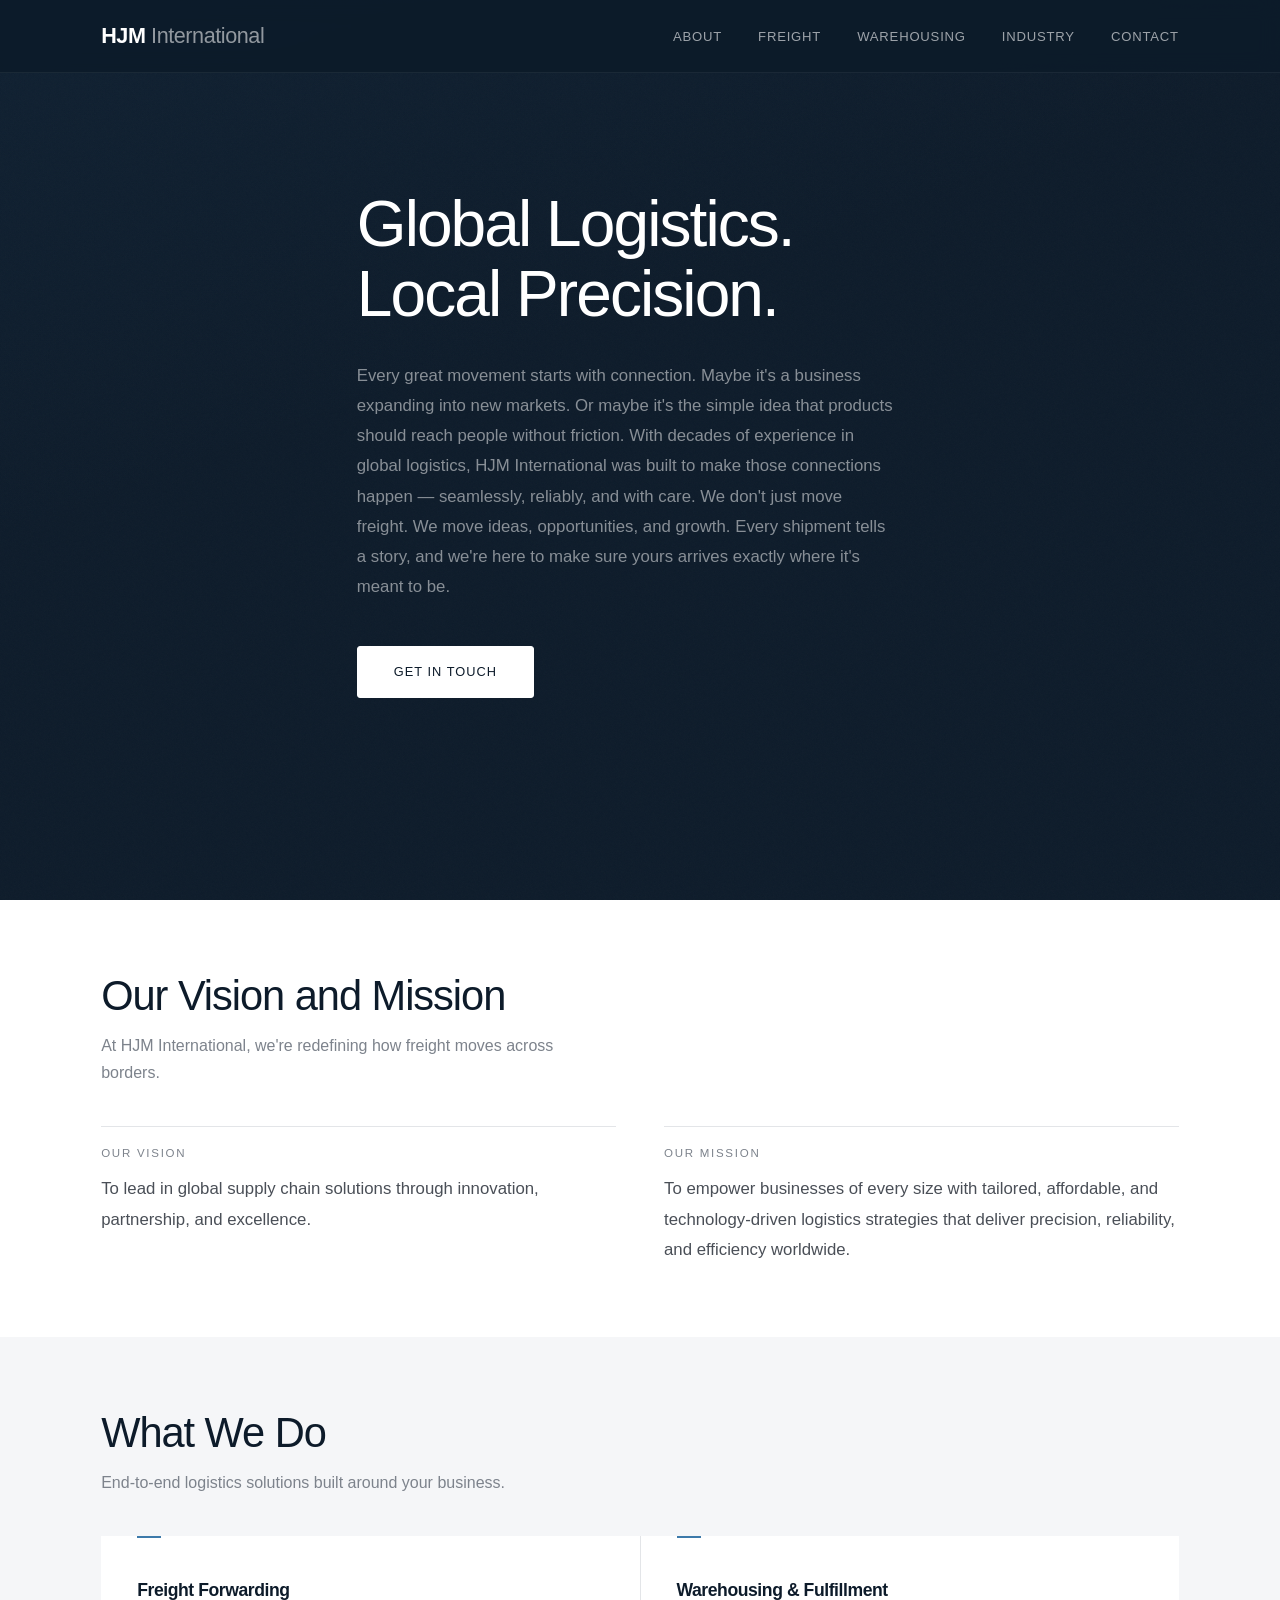
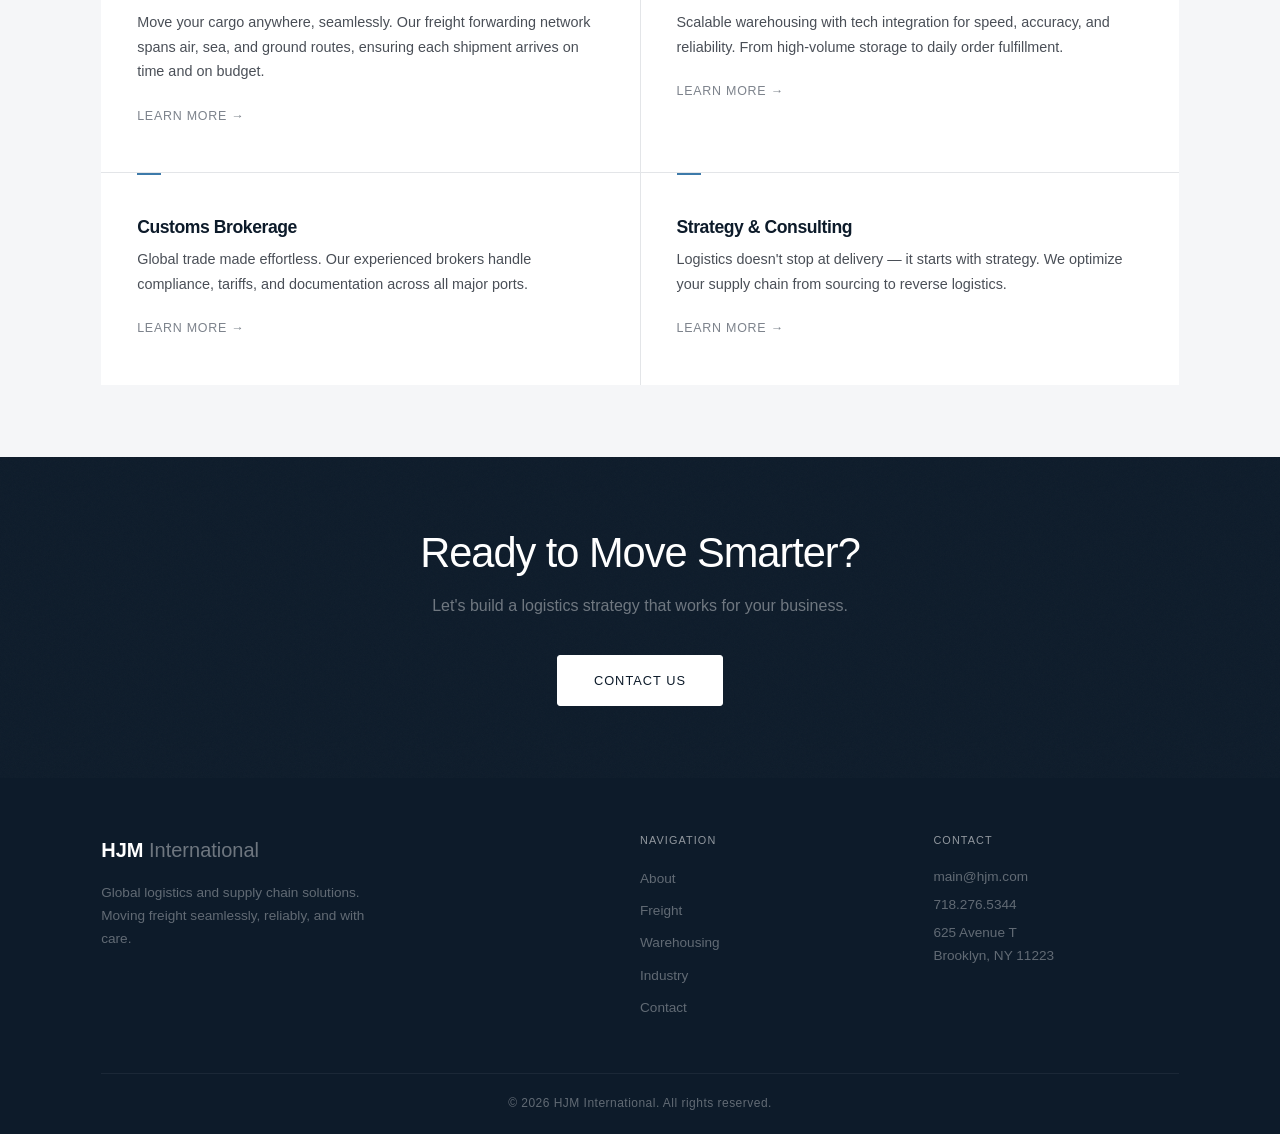
<file: index.html>
<!DOCTYPE html>
<html lang="en">
<head>
    <meta charset="UTF-8">
    <meta name="viewport" content="width=device-width, initial-scale=1.0">
     <title>HJM International | Global Logistics. Local Precision.</title>
    <meta name="description" content="HJM - End-to-end freight forwarding, warehousing, and supply chain solutions. Moving cargo seamlessly across borders.">
    <link rel="stylesheet" href="style.css">
</head>
<body>
    <header class="header header-dark">
        <nav class="nav container">
             <a href="index.html" class="nav-logo">HJM <span>International</span></a>
            <button class="nav-toggle" aria-label="Toggle navigation">
                <span></span>
                <span></span>
                <span></span>
            </button>
            <ul class="nav-menu">
                <li><a href="about.html" class="nav-link">About</a></li>
                <li><a href="freight.html" class="nav-link">Freight</a></li>
                <li><a href="warehousing.html" class="nav-link">Warehousing</a></li>
                <li><a href="industry.html" class="nav-link">Industry</a></li>
                <li><a href="contact.html" class="nav-link">Contact</a></li>
            </ul>
        </nav>
    </header>

    <main>
        <section class="hero">
            <div class="hero-bg"></div>
            <div class="hero-content">
                <h1>Global Logistics.<br>Local Precision.</h1>
                <p class="hero-quote">Every great movement starts with connection. Maybe it's a business expanding into new markets. Or maybe it's the simple idea that products should reach people without friction. With decades of experience in global logistics, HJM International was built to make those connections happen &mdash; seamlessly, reliably, and with care. We don't just move freight. We move ideas, opportunities, and growth. Every shipment tells a story, and we're here to make sure yours arrives exactly where it's meant to be.</p>
                <a href="contact.html" class="btn btn-primary">Get in Touch</a>
            </div>
        </section>

        <section class="vision-section section">
            <div class="container">
                <div class="fade-in">
                    <h2 class="section-title">Our Vision and Mission</h2>
                    <p class="section-subtitle">At HJM International, we're redefining how freight moves across borders.</p>
                </div>
                <div class="mission-grid fade-in">
                    <div class="mission-block">
                        <h3>Our Vision</h3>
                        <p>To lead in global supply chain solutions through innovation, partnership, and excellence.</p>
                    </div>
                    <div class="mission-block">
                        <h3>Our Mission</h3>
                        <p>To empower businesses of every size with tailored, affordable, and technology-driven logistics strategies that deliver precision, reliability, and efficiency worldwide.</p>
                    </div>
                </div>
            </div>
        </section>

        <section class="services-overview section section-light">
            <div class="container">
                <div class="services-header fade-in">
                    <h2 class="section-title">What We Do</h2>
                    <p class="section-subtitle">End-to-end logistics solutions built around your business.</p>
                </div>
                <div class="services-grid">
                    <div class="service-card fade-in">
                        <span class="service-icon">&#128666;</span>
                        <h3>Freight Forwarding</h3>
                        <p>Move your cargo anywhere, seamlessly. Our freight forwarding network spans air, sea, and ground routes, ensuring each shipment arrives on time and on budget.</p>
                        <a href="freight.html" class="card-link">Learn More &rarr;</a>
                    </div>
                    <div class="service-card fade-in">
                        <span class="service-icon">&#127970;</span>
                        <h3>Warehousing &amp; Fulfillment</h3>
                        <p>Scalable warehousing with tech integration for speed, accuracy, and reliability. From high-volume storage to daily order fulfillment.</p>
                        <a href="https://granthillinginfo.wixsite.com/my-site-2" target="_blank" class="card-link">Learn More &rarr;</a>
                    </div>
                    <div class="service-card fade-in">
                        <span class="service-icon">&#128220;</span>
                        <h3>Customs Brokerage</h3>
                        <p>Global trade made effortless. Our experienced brokers handle compliance, tariffs, and documentation across all major ports.</p>
                        <a href="freight.html#customs" class="card-link">Learn More &rarr;</a>
                    </div>
                    <div class="service-card fade-in">
                        <span class="service-icon">&#128202;</span>
                        <h3>Strategy &amp; Consulting</h3>
                        <p>Logistics doesn't stop at delivery &mdash; it starts with strategy. We optimize your supply chain from sourcing to reverse logistics.</p>
                        <a href="freight.html#strategy" class="card-link">Learn More &rarr;</a>
                    </div>
                </div>
            </div>
        </section>

        <section class="cta">
            <div class="cta-bg"></div>
            <div class="container">
                <h2 class="fade-in">Ready to Move Smarter?</h2>
                <p class="fade-in">Let's build a logistics strategy that works for your business.</p>
                <a href="contact.html" class="btn btn-primary fade-in">Contact Us</a>
            </div>
        </section>
    </main>

    <footer class="footer">
        <div class="container">
            <div class="footer-grid">
                <div class="footer-about">
                    <div class="footer-logo">HJM <span>International</span></div>
                    <p>Global logistics and supply chain solutions. Moving freight seamlessly, reliably, and with care.</p>
                </div>
                <div class="footer-links">
                    <h4>Navigation</h4>
                    <ul>
                        <li><a href="about.html">About</a></li>
                        <li><a href="freight.html">Freight</a></li>
                        <li><a href="https://granthillinginfo.wixsite.com/my-site-2" target="_blank">Warehousing</a></li>
                        <li><a href="industry.html">Industry</a></li>
                        <li><a href="contact.html">Contact</a></li>
                    </ul>
                </div>
                <div class="footer-contact">
                    <h4>Contact</h4>
                    <ul>
                        <li>main@hjm.com</li>
                        <li>718.276.5344</li>
                        <li>625 Avenue T<br>Brooklyn, NY 11223</li>
                    </ul>
                </div>
            </div>
            <div class="footer-bottom">
                <p>&copy; 2026 HJM International. All rights reserved.</p>
            </div>
        </div>
    </footer>

    <script src="main.js"></script>
<script type="module" src="https://static.cloudflareinsights.com/beacon.min.js/v4513226cdae34746b4dedf0b4dfa099e1781791509496" integrity="sha512-ZE9pZaUXND66v380QUtch/5sE9tPFh2zg45pR2PB0CVkCtOREv2AJKkSidISWkysEuQ0EH8faUU5du78bx87UQ==" data-cf-beacon='{"version":"2024.11.0","token":"d9fc9ac74d334c9cb1248f7eec975229","r":1}' crossorigin="anonymous"></script>
</body>
</html>
</file>
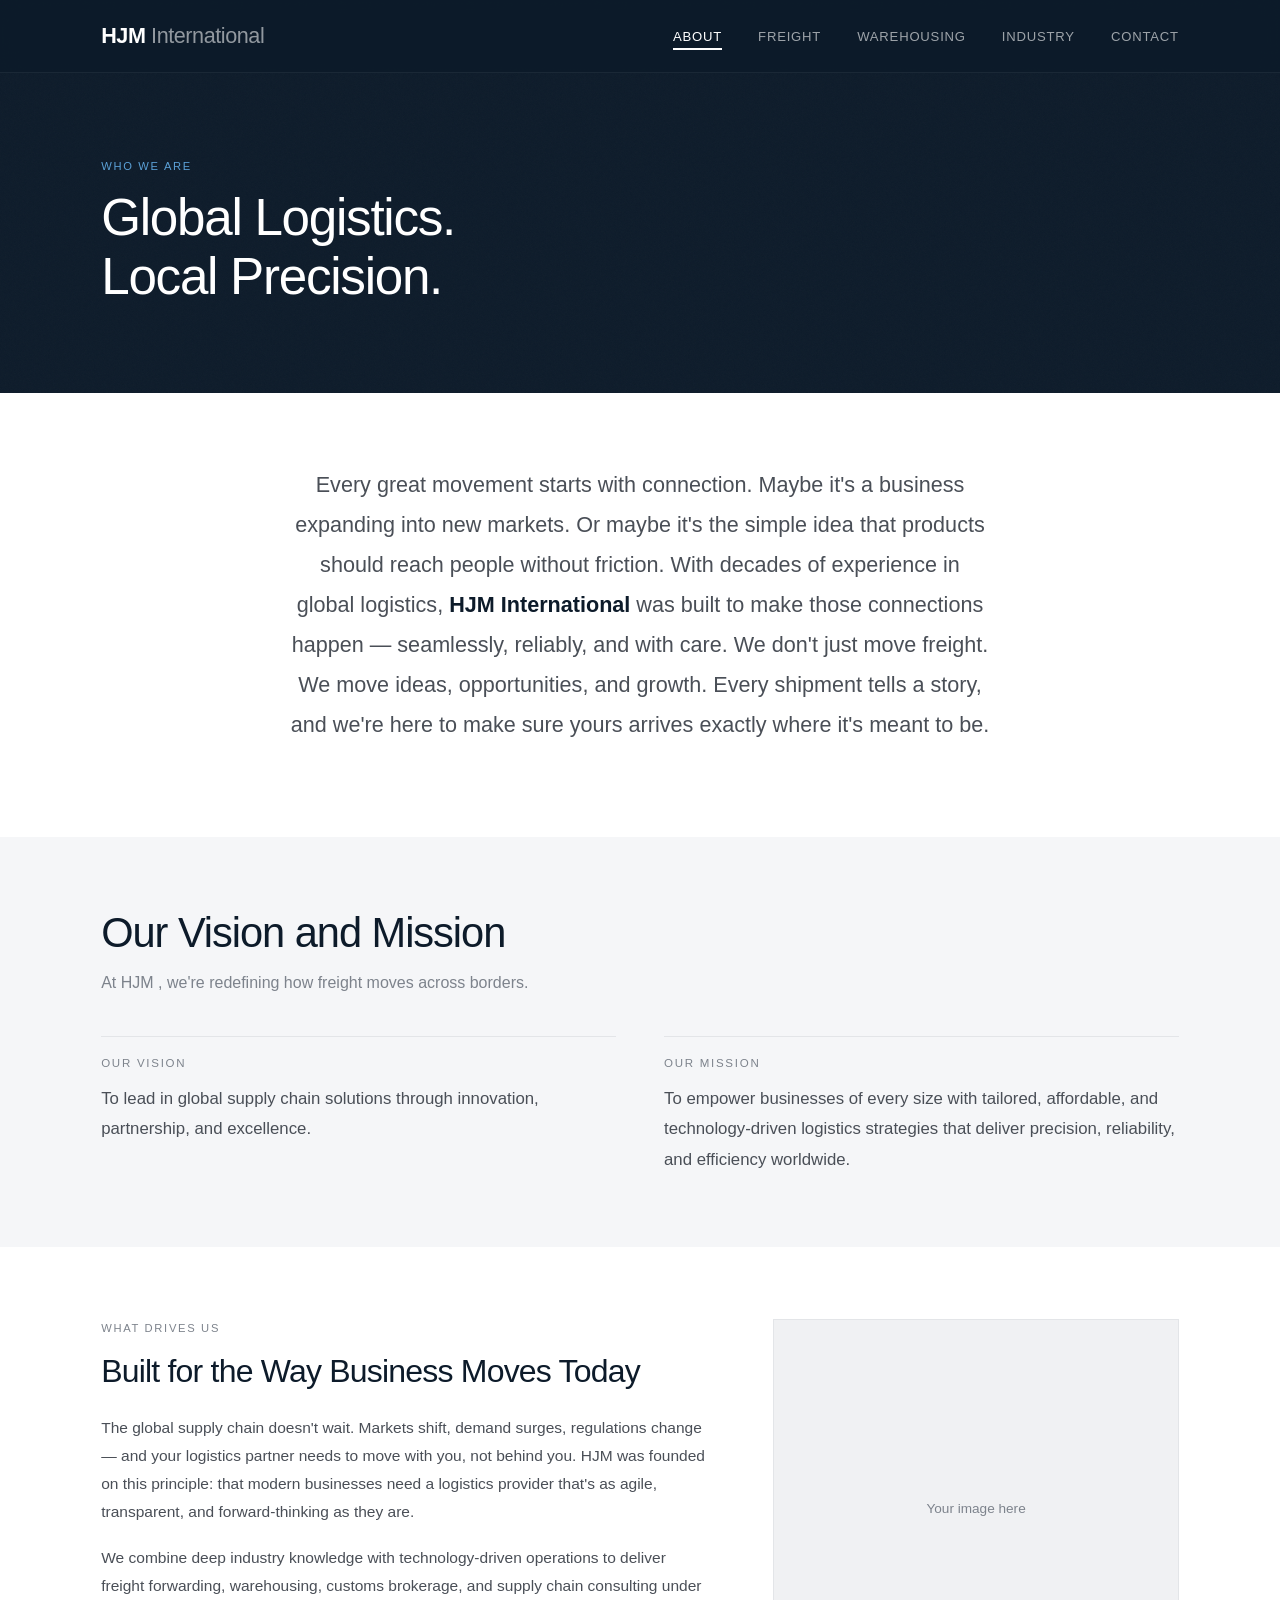
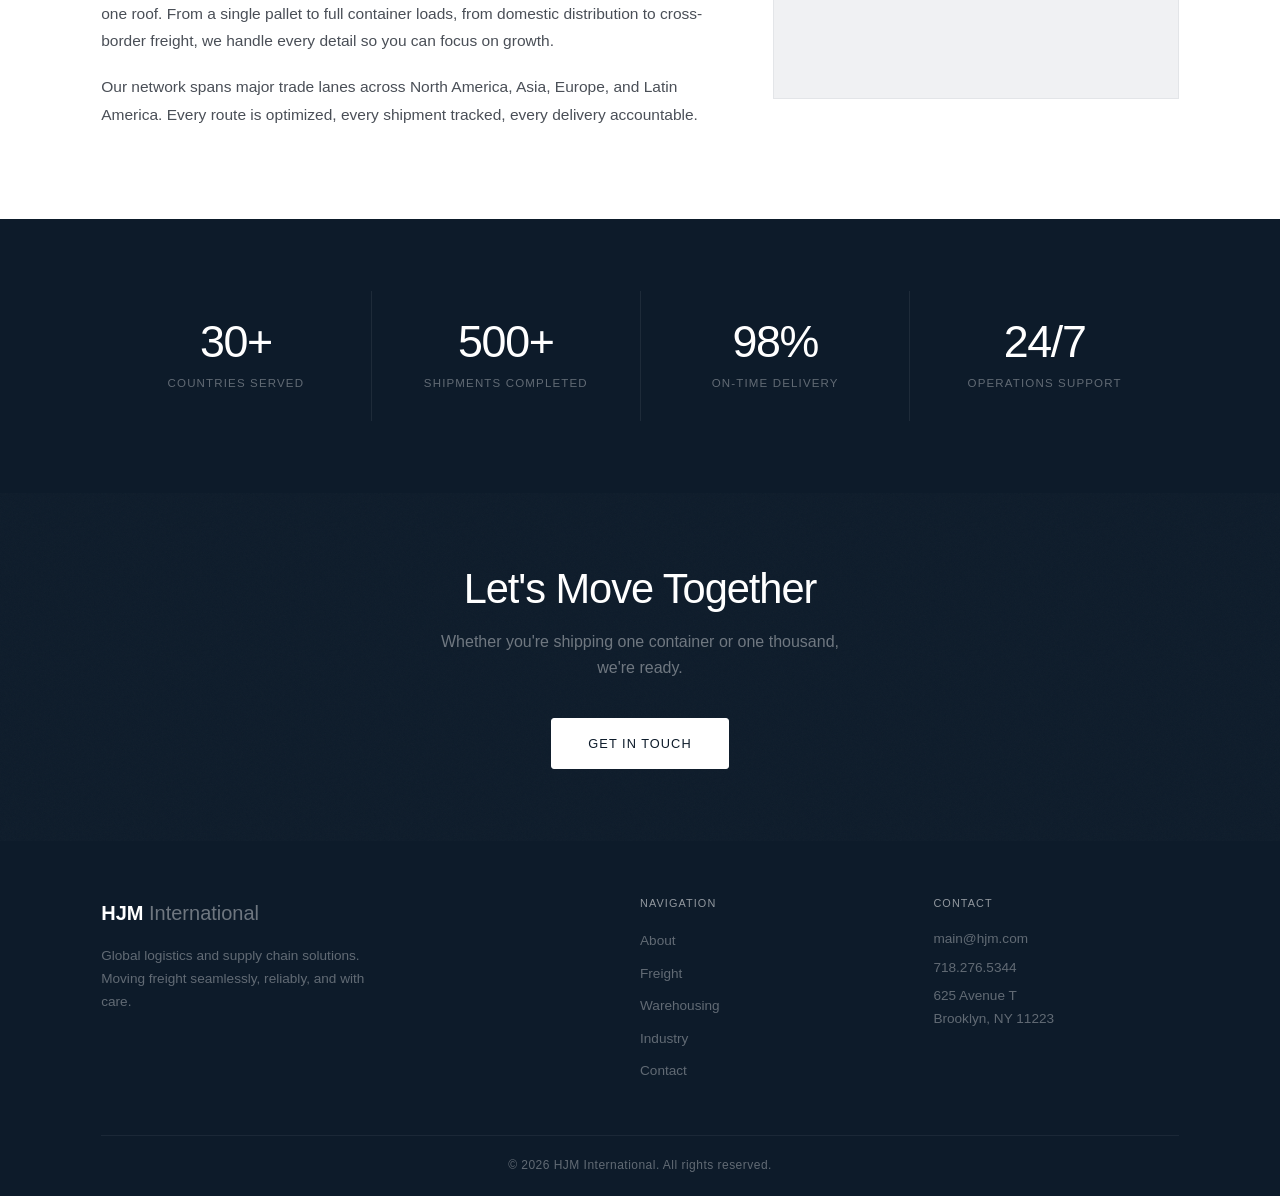
<file: about.html>
<!DOCTYPE html>
<html lang="en">
<head>
    <meta charset="UTF-8">
    <meta name="viewport" content="width=device-width, initial-scale=1.0">
    <title>About | HJM International</title>
    <meta name="description" content="Learn about HJM 's mission, vision, and commitment to global logistics excellence.">
    <link rel="stylesheet" href="style.css">
</head>
<body>
    <header class="header header-dark">
        <nav class="nav container">
            <a href="index.html" class="nav-logo">HJM <span>International</span></a>
            <button class="nav-toggle" aria-label="Toggle navigation">
                <span></span>
                <span></span>
                <span></span>
            </button>
            <ul class="nav-menu">
                <li><a href="about.html" class="nav-link active">About</a></li>
                <li><a href="freight.html" class="nav-link">Freight</a></li>
                <li><a href="warehousing.html" class="nav-link">Warehousing</a></li>
                <li><a href="industry.html" class="nav-link">Industry</a></li>
                <li><a href="contact.html" class="nav-link">Contact</a></li>
            </ul>
        </nav>
    </header>

    <main>
        <section class="page-hero">
            <div class="page-hero-bg"></div>
            <div class="container">
                <span class="page-hero-label">Who We Are</span>
                <h1>Global Logistics.<br>Local Precision.</h1>
            </div>
        </section>

        <section class="intro">
            <div class="container">
                <div class="intro-inner fade-in">
                    <p class="intro-quote">Every great movement starts with connection. Maybe it's a business expanding into new markets. Or maybe it's the simple idea that products should reach people without friction. With decades of experience in global logistics, <strong>HJM International</strong> was built to make those connections happen &mdash; seamlessly, reliably, and with care. We don't just move freight. We move ideas, opportunities, and growth. Every shipment tells a story, and we're here to make sure yours arrives exactly where it's meant to be.</p>
                </div>
            </div>
        </section>

        <section class="section section-light">
            <div class="container">
                <div class="fade-in">
                    <h2 class="section-title">Our Vision and Mission</h2>
                    <p class="section-subtitle">At HJM , we're redefining how freight moves across borders.</p>
                </div>
                <div class="mission-grid fade-in">
                    <div class="mission-block">
                        <h3>Our Vision</h3>
                        <p>To lead in global supply chain solutions through innovation, partnership, and excellence.</p>
                    </div>
                    <div class="mission-block">
                        <h3>Our Mission</h3>
                        <p>To empower businesses of every size with tailored, affordable, and technology-driven logistics strategies that deliver precision, reliability, and efficiency worldwide.</p>
                    </div>
                </div>
            </div>
        </section>

        <section class="section">
            <div class="container">
                <div class="about-content fade-in">
                    <div class="about-text">
                        <span class="about-label">What Drives Us</span>
                        <h2>Built for the Way Business Moves Today</h2>
                        <p>The global supply chain doesn't wait. Markets shift, demand surges, regulations change &mdash; and your logistics partner needs to move with you, not behind you. HJM  was founded on this principle: that modern businesses need a logistics provider that's as agile, transparent, and forward-thinking as they are.</p>
                        <p>We combine deep industry knowledge with technology-driven operations to deliver freight forwarding, warehousing, customs brokerage, and supply chain consulting under one roof. From a single pallet to full container loads, from domestic distribution to cross-border freight, we handle every detail so you can focus on growth.</p>
                        <p>Our network spans major trade lanes across North America, Asia, Europe, and Latin America. Every route is optimized, every shipment tracked, every delivery accountable.</p>
                    </div>
                    <div class="about-image">
                        <!-- Replace with company/operations image -->
                        Your image here
                    </div>
                </div>
            </div>
        </section>

        <section class="stats">
            <div class="container">
                <div class="stats-grid">
                    <div class="stat-card fade-in">
                        <div class="stat-number">30+</div>
                        <div class="stat-label">Countries Served</div>
                    </div>
                    <div class="stat-card fade-in">
                        <div class="stat-number">500+</div>
                        <div class="stat-label">Shipments Completed</div>
                    </div>
                    <div class="stat-card fade-in">
                        <div class="stat-number">98%</div>
                        <div class="stat-label">On-Time Delivery</div>
                    </div>
                    <div class="stat-card fade-in">
                        <div class="stat-number">24/7</div>
                        <div class="stat-label">Operations Support</div>
                    </div>
                </div>
            </div>
        </section>

        <section class="cta">
            <div class="cta-bg"></div>
            <div class="container">
                <h2 class="fade-in">Let's Move Together</h2>
                <p class="fade-in">Whether you're shipping one container or one thousand, we're ready.</p>
                <a href="contact.html" class="btn btn-primary fade-in">Get in Touch</a>
            </div>
        </section>
    </main>

    <footer class="footer">
        <div class="container">
            <div class="footer-grid">
                <div class="footer-about">
                    <div class="footer-logo">HJM <span>International</span></div> 
                    <p>Global logistics and supply chain solutions. Moving freight seamlessly, reliably, and with care.</p>
                </div>
                <div class="footer-links">
                    <h4>Navigation</h4>
                    <ul>
                        <li><a href="about.html">About</a></li>
                        <li><a href="freight.html">Freight</a></li>
                        <li><a href="https://granthillinginfo.wixsite.com/my-site-2" target="_blank">Warehousing</a></li>
                        <li><a href="industry.html">Industry</a></li>
                        <li><a href="contact.html">Contact</a></li>
                    </ul>
                </div>
                <div class="footer-contact">
                    <h4>Contact</h4>
                    <ul>
                        <li>main@hjm.com</li>
                        <li>718.276.5344</li>
                        <li>625 Avenue T<br>Brooklyn, NY 11223</li>
                    </ul>
                </div>
            </div>
            <div class="footer-bottom">
                <p>&copy; 2026 HJM International. All rights reserved.</p>
            </div>
        </div>
    </footer>

    <script src="main.js"></script>
<script type="module" src="https://static.cloudflareinsights.com/beacon.min.js/v4513226cdae34746b4dedf0b4dfa099e1781791509496" integrity="sha512-ZE9pZaUXND66v380QUtch/5sE9tPFh2zg45pR2PB0CVkCtOREv2AJKkSidISWkysEuQ0EH8faUU5du78bx87UQ==" data-cf-beacon='{"version":"2024.11.0","token":"d9fc9ac74d334c9cb1248f7eec975229","r":1}' crossorigin="anonymous"></script>
</body>
</html>
</file>
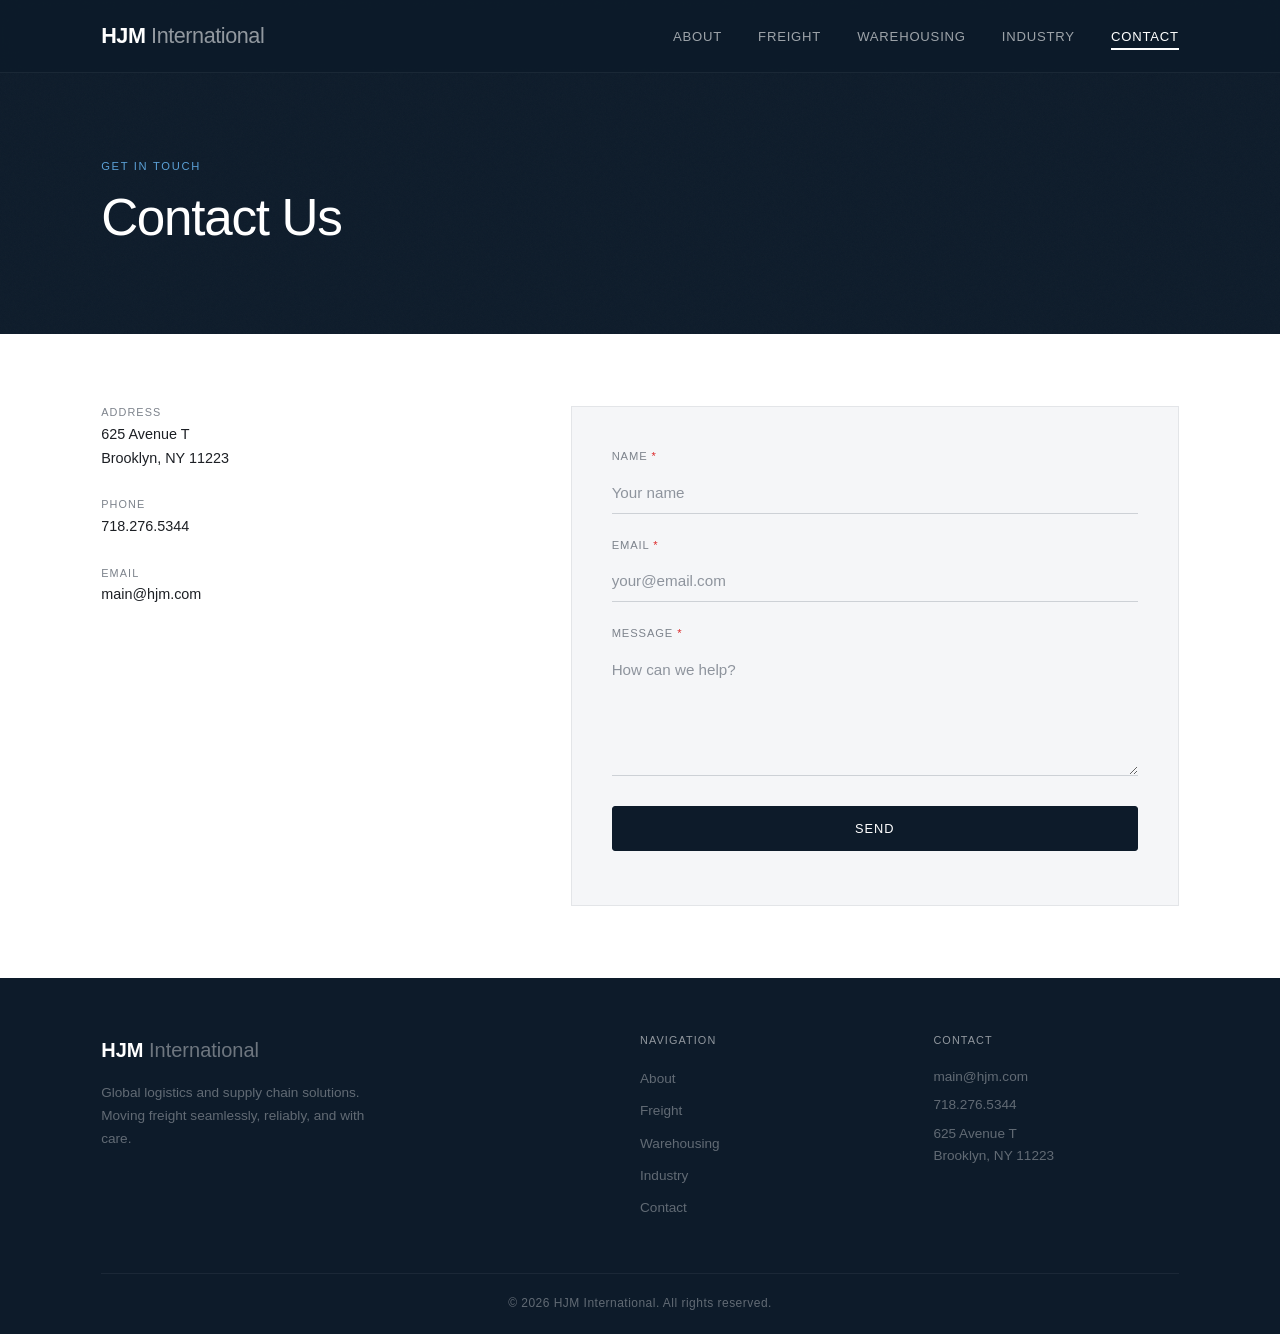
<file: contact.html>
<!DOCTYPE html>
<html lang="en">
<head>
    <meta charset="UTF-8">
    <meta name="viewport" content="width=device-width, initial-scale=1.0">
    <title>Contact | HJM International</title>
    <meta name="description" content="Contact HJM for freight, warehousing, and logistics inquiries.">
    <link rel="stylesheet" href="style.css">
</head>
<body>
    <header class="header header-dark">
        <nav class="nav container">
            <a href="index.html" class="nav-logo">HJM <span>International</span></a>
            <button class="nav-toggle" aria-label="Toggle navigation">
                <span></span>
                <span></span>
                <span></span>
            </button>
            <ul class="nav-menu">
                <li><a href="about.html" class="nav-link">About</a></li>
                <li><a href="freight.html" class="nav-link">Freight</a></li>
                <li><a href="warehousing.html" class="nav-link">Warehousing</a></li>
                <li><a href="industry.html" class="nav-link">Industry</a></li>
                <li><a href="contact.html" class="nav-link active">Contact</a></li>
            </ul>
        </nav>
    </header>

    <main>
        <section class="page-hero">
            <div class="page-hero-bg"></div>
            <div class="container">
                <span class="page-hero-label">Get in Touch</span>
                <h1>Contact Us</h1>
            </div>
        </section>

        <section class="section">
            <div class="container">
                <div class="contact-grid">
                    <div class="contact-info fade-in">
                        <div class="contact-item">
                            <div class="contact-icon">&#128205;</div>
                            <div>
                                <h3>Address</h3>
                                <p>625 Avenue T<br>Brooklyn, NY 11223</p>
                            </div>
                        </div>

                        <div class="contact-item">
                            <div class="contact-icon">&#128222;</div>
                            <div>
                                <h3>Phone</h3>
                                <p><a href="tel:+17182765344">718.276.5344</a></p>
                            </div>
                        </div>

                        <div class="contact-item">
                            <div class="contact-icon">&#128231;</div>
                            <div>
                                <h3>Email</h3>
                                <p><a href="mailto:main@hjm.com">main@hjm.com</a></p>
                            </div>
                        </div>
                    </div>

                    <div class="contact-form-wrapper fade-in">
                        <!--
                            FORMSPREE SETUP:
                            1. Sign up free at https://formspree.io
                            2. Create a new form
                            3. Replace YOUR_FORM_ID below with your form endpoint ID
                            Example: action="https://formspree.io/f/xabcdefg"
                        -->
                        <form id="contact-form" action="https://formspree.io/f/YOUR_FORM_ID" method="POST">
                            <div class="form-group">
                                <label for="name">Name <span class="required">*</span></label>
                                <input type="text" id="name" name="name" required placeholder="Your name">
                            </div>
                            <div class="form-group">
                                <label for="email">Email <span class="required">*</span></label>
                                <input type="email" id="email" name="email" required placeholder="your@email.com">
                            </div>
                            <div class="form-group">
                                <label for="message">Message <span class="required">*</span></label>
                                <textarea id="message" name="message" rows="6" required placeholder="How can we help?"></textarea>
                            </div>
                            <button type="submit" class="btn btn-dark btn-full">Send</button>
                            <div id="form-status" class="form-status"></div>
                        </form>
                    </div>
                </div>
            </div>
        </section>
    </main>

    <footer class="footer">
        <div class="container">
            <div class="footer-grid">
                <div class="footer-about">
                    <div class="footer-logo">HJM <span>International</span></div>
                    <p>Global logistics and supply chain solutions. Moving freight seamlessly, reliably, and with care.</p>
                </div>
                <div class="footer-links">
                    <h4>Navigation</h4>
                    <ul>
                        <li><a href="about.html">About</a></li>
                        <li><a href="freight.html">Freight</a></li>
                        <li><a href="https://granthillinginfo.wixsite.com/my-site-2" target="_blank">Warehousing</a></li>
                        <li><a href="industry.html">Industry</a></li>
                        <li><a href="contact.html">Contact</a></li>
                    </ul>
                </div>
                <div class="footer-contact">
                    <h4>Contact</h4>
                    <ul>
                        <li>main@hjm.com</li>
                        <li>718.276.5344</li>
                        <li>625 Avenue T<br>Brooklyn, NY 11223</li>
                    </ul>
                </div>
            </div>
            <div class="footer-bottom">
                <p>&copy; 2026 HJM International. All rights reserved.</p>
            </div>
        </div>
    </footer>

    <script src="main.js"></script>
<script type="module" src="https://static.cloudflareinsights.com/beacon.min.js/v4513226cdae34746b4dedf0b4dfa099e1781791509496" integrity="sha512-ZE9pZaUXND66v380QUtch/5sE9tPFh2zg45pR2PB0CVkCtOREv2AJKkSidISWkysEuQ0EH8faUU5du78bx87UQ==" data-cf-beacon='{"version":"2024.11.0","token":"d9fc9ac74d334c9cb1248f7eec975229","r":1}' crossorigin="anonymous"></script>
</body>
</html>
</file>
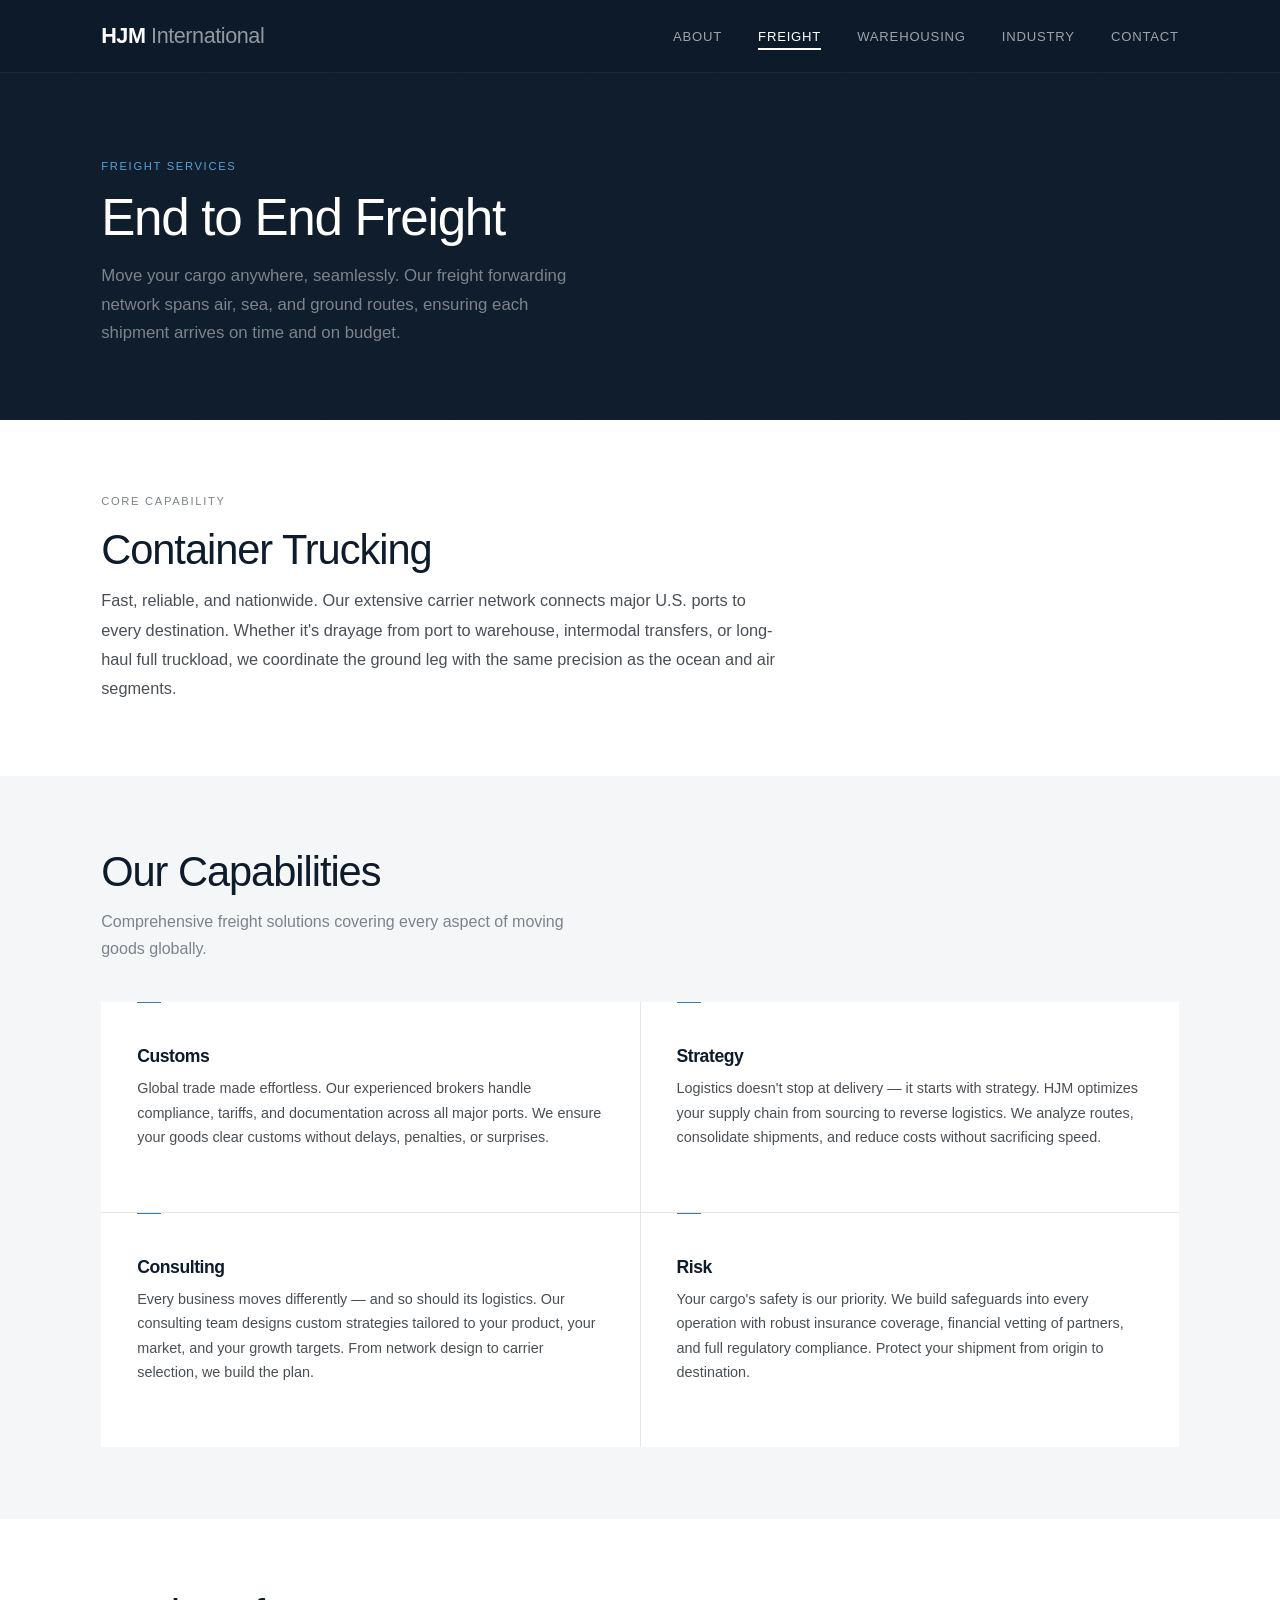
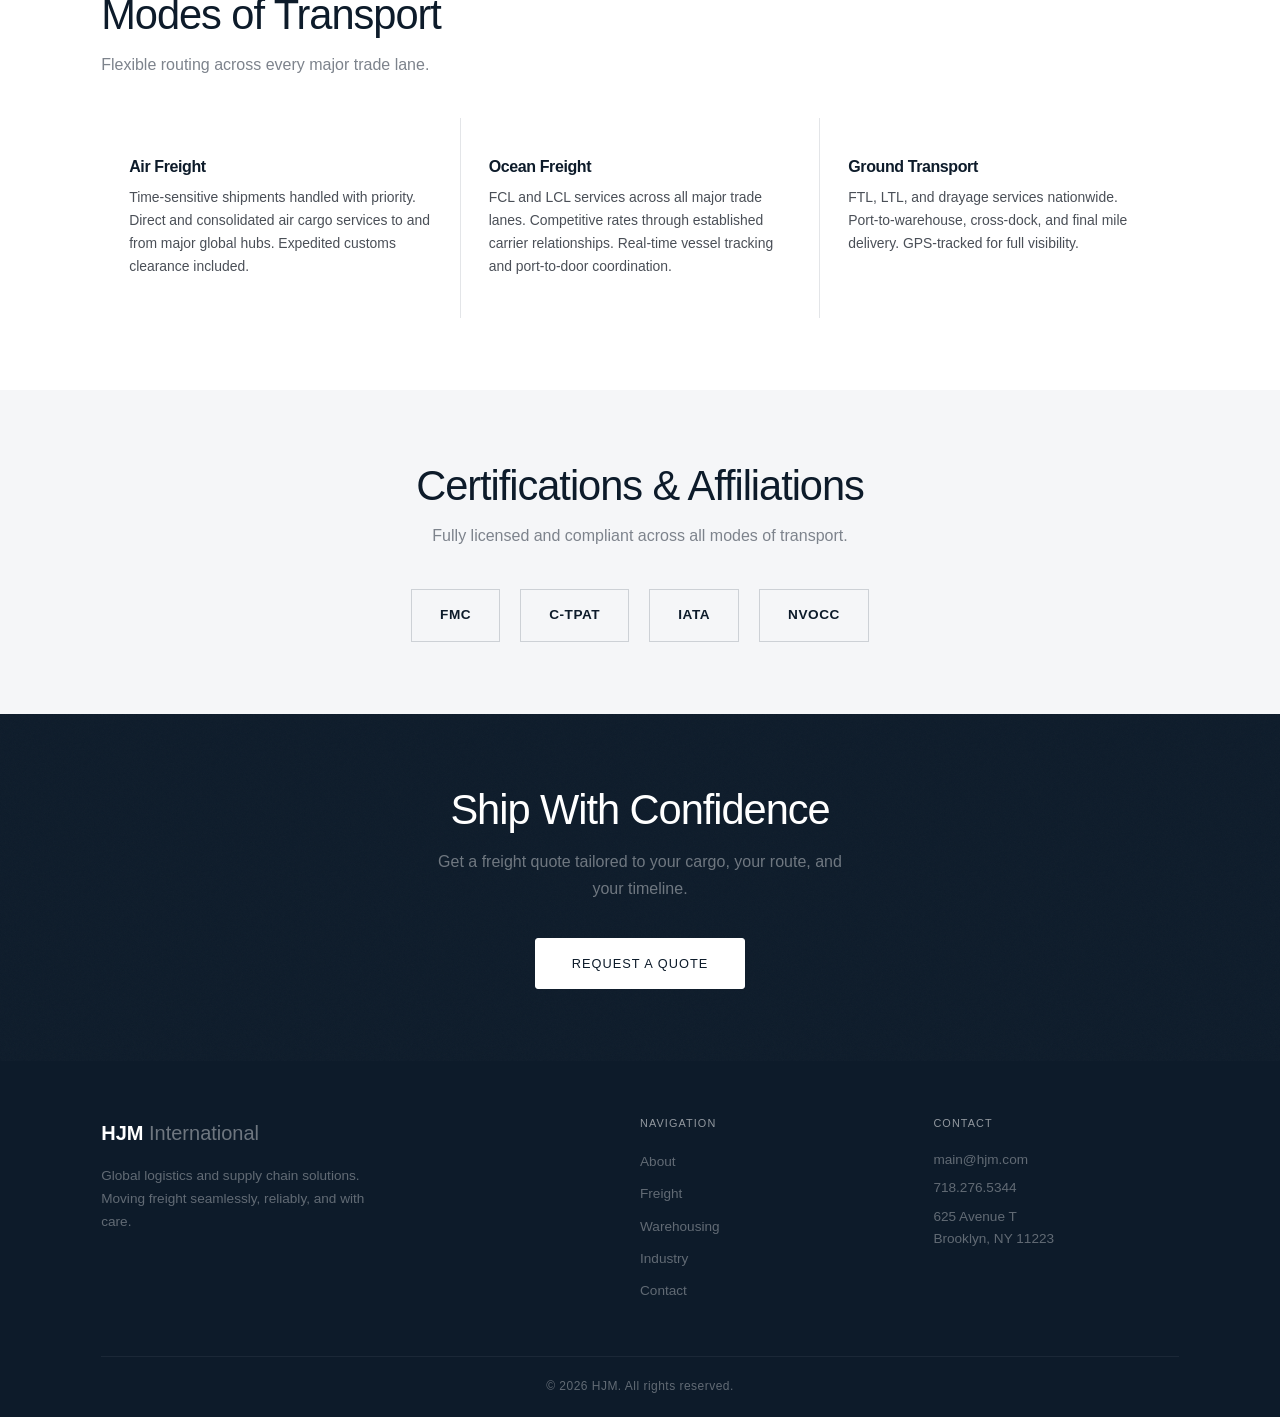
<file: freight.html>
<!DOCTYPE html>
<html lang="en">
<head>
    <meta charset="UTF-8">
    <meta name="viewport" content="width=device-width, initial-scale=1.0">
    <title>Freight | HJM International</title>
    <meta name="description" content="End-to-end freight forwarding - air, sea, and ground. Container trucking, customs brokerage, supply chain strategy, and risk management.">
    <link rel="stylesheet" href="style.css">
</head>
<body>
    <header class="header header-dark">
        <nav class="nav container">
            <a href="index.html" class="nav-logo">HJM <span>International</span></a>
            <button class="nav-toggle" aria-label="Toggle navigation">
                <span></span>
                <span></span>
                <span></span>
            </button>
            <ul class="nav-menu">
                <li><a href="about.html" class="nav-link">About</a></li>
                <li><a href="freight.html" class="nav-link active">Freight</a></li>
                <li><a href="warehousing.html" class="nav-link">Warehousing</a></li>
                <li><a href="industry.html" class="nav-link">Industry</a></li>
                <li><a href="contact.html" class="nav-link">Contact</a></li>
            </ul>
        </nav>
    </header>

    <main>
        <section class="page-hero">
            <div class="page-hero-bg"></div>
            <div class="container">
                <span class="page-hero-label">Freight Services</span>
                <h1>End to End Freight</h1>
                <p>Move your cargo anywhere, seamlessly. Our freight forwarding network spans air, sea, and ground routes, ensuring each shipment arrives on time and on budget.</p>
            </div>
        </section>

        <section class="section">
            <div class="container">
                <div class="freight-feature fade-in">
                    <span class="about-label">Core Capability</span>
                    <h2 class="section-title" style="text-align:left;">Container Trucking</h2>
                    <p class="freight-desc">Fast, reliable, and nationwide. Our extensive carrier network connects major U.S. ports to every destination. Whether it's drayage from port to warehouse, intermodal transfers, or long-haul full truckload, we coordinate the ground leg with the same precision as the ocean and air segments.</p>
                </div>
            </div>
        </section>

        <section class="section section-light">
            <div class="container">
                <div class="services-header fade-in">
                    <h2 class="section-title">Our Capabilities</h2>
                    <p class="section-subtitle">Comprehensive freight solutions covering every aspect of moving goods globally.</p>
                </div>
                <div class="services-grid">
                    <div class="service-card fade-in" id="customs">
                        <span class="service-icon">&#128220;</span>
                        <h3>Customs</h3>
                        <p>Global trade made effortless. Our experienced brokers handle compliance, tariffs, and documentation across all major ports. We ensure your goods clear customs without delays, penalties, or surprises.</p>
                    </div>
                    <div class="service-card fade-in" id="strategy">
                        <span class="service-icon">&#128202;</span>
                        <h3>Strategy</h3>
                        <p>Logistics doesn't stop at delivery &mdash; it starts with strategy. HJM optimizes your supply chain from sourcing to reverse logistics. We analyze routes, consolidate shipments, and reduce costs without sacrificing speed.</p>
                    </div>
                    <div class="service-card fade-in">
                        <span class="service-icon">&#128172;</span>
                        <h3>Consulting</h3>
                        <p>Every business moves differently &mdash; and so should its logistics. Our consulting team designs custom strategies tailored to your product, your market, and your growth targets. From network design to carrier selection, we build the plan.</p>
                    </div>
                    <div class="service-card fade-in">
                        <span class="service-icon">&#128737;</span>
                        <h3>Risk</h3>
                        <p>Your cargo's safety is our priority. We build safeguards into every operation with robust insurance coverage, financial vetting of partners, and full regulatory compliance. Protect your shipment from origin to destination.</p>
                    </div>
                </div>
            </div>
        </section>

        <section class="section">
            <div class="container">
                <div class="fade-in">
                    <h2 class="section-title">Modes of Transport</h2>
                    <p class="section-subtitle">Flexible routing across every major trade lane.</p>
                </div>
                <div class="transport-grid fade-in">
                    <div class="transport-card">
                        <div class="transport-icon">&#9992;</div>
                        <h3>Air Freight</h3>
                        <p>Time-sensitive shipments handled with priority. Direct and consolidated air cargo services to and from major global hubs. Expedited customs clearance included.</p>
                    </div>
                    <div class="transport-card">
                        <div class="transport-icon">&#128674;</div>
                        <h3>Ocean Freight</h3>
                        <p>FCL and LCL services across all major trade lanes. Competitive rates through established carrier relationships. Real-time vessel tracking and port-to-door coordination.</p>
                    </div>
                    <div class="transport-card">
                        <div class="transport-icon">&#128666;</div>
                        <h3>Ground Transport</h3>
                        <p>FTL, LTL, and drayage services nationwide. Port-to-warehouse, cross-dock, and final mile delivery. GPS-tracked for full visibility.</p>
                    </div>
                </div>
            </div>
        </section>

        <section class="affiliations section section-light">
            <div class="container">
                <div class="fade-in" style="text-align:center;">
                    <h2 class="section-title">Certifications &amp; Affiliations</h2>
                    <p class="section-subtitle" style="margin-left:auto;margin-right:auto;">Fully licensed and compliant across all modes of transport.</p>
                    <div class="cert-grid">
                        <div class="cert-item">FMC</div>
                        <div class="cert-item">C-TPAT</div>
                        <div class="cert-item">IATA</div>
                        <div class="cert-item">NVOCC</div>
                    </div>
                </div>
            </div>
        </section>

        <section class="cta">
            <div class="cta-bg"></div>
            <div class="container">
                <h2 class="fade-in">Ship With Confidence</h2>
                <p class="fade-in">Get a freight quote tailored to your cargo, your route, and your timeline.</p>
                <a href="contact.html" class="btn btn-primary fade-in">Request a Quote</a>
            </div>
        </section>
    </main>

    <footer class="footer">
        <div class="container">
            <div class="footer-grid">
                <div class="footer-about">
                    <div class="footer-logo">HJM <span>International</span></div>
                    <p>Global logistics and supply chain solutions. Moving freight seamlessly, reliably, and with care.</p>
                </div>
                <div class="footer-links">
                    <h4>Navigation</h4>
                    <ul>
                        <li><a href="about.html">About</a></li>
                        <li><a href="freight.html">Freight</a></li>
                        <li><a href="https://granthillinginfo.wixsite.com/my-site-2" target="_blank">Warehousing</a></li>
                        <li><a href="industry.html">Industry</a></li>
                        <li><a href="contact.html">Contact</a></li>
                    </ul>
                </div>
                <div class="footer-contact">
                    <h4>Contact</h4>
                    <ul>
                        <li>main@hjm.com</li>
                        <li>718.276.5344</li>
                        <li>625 Avenue T<br>Brooklyn, NY 11223</li>
                    </ul>
                </div>
            </div>
            <div class="footer-bottom">
                <p>&copy; 2026 HJM. All rights reserved.</p>
            </div>
        </div>
    </footer>

    <script src="main.js"></script>
<script type="module" src="https://static.cloudflareinsights.com/beacon.min.js/v4513226cdae34746b4dedf0b4dfa099e1781791509496" integrity="sha512-ZE9pZaUXND66v380QUtch/5sE9tPFh2zg45pR2PB0CVkCtOREv2AJKkSidISWkysEuQ0EH8faUU5du78bx87UQ==" data-cf-beacon='{"version":"2024.11.0","token":"d9fc9ac74d334c9cb1248f7eec975229","r":1}' crossorigin="anonymous"></script>
</body>
</html>
</file>
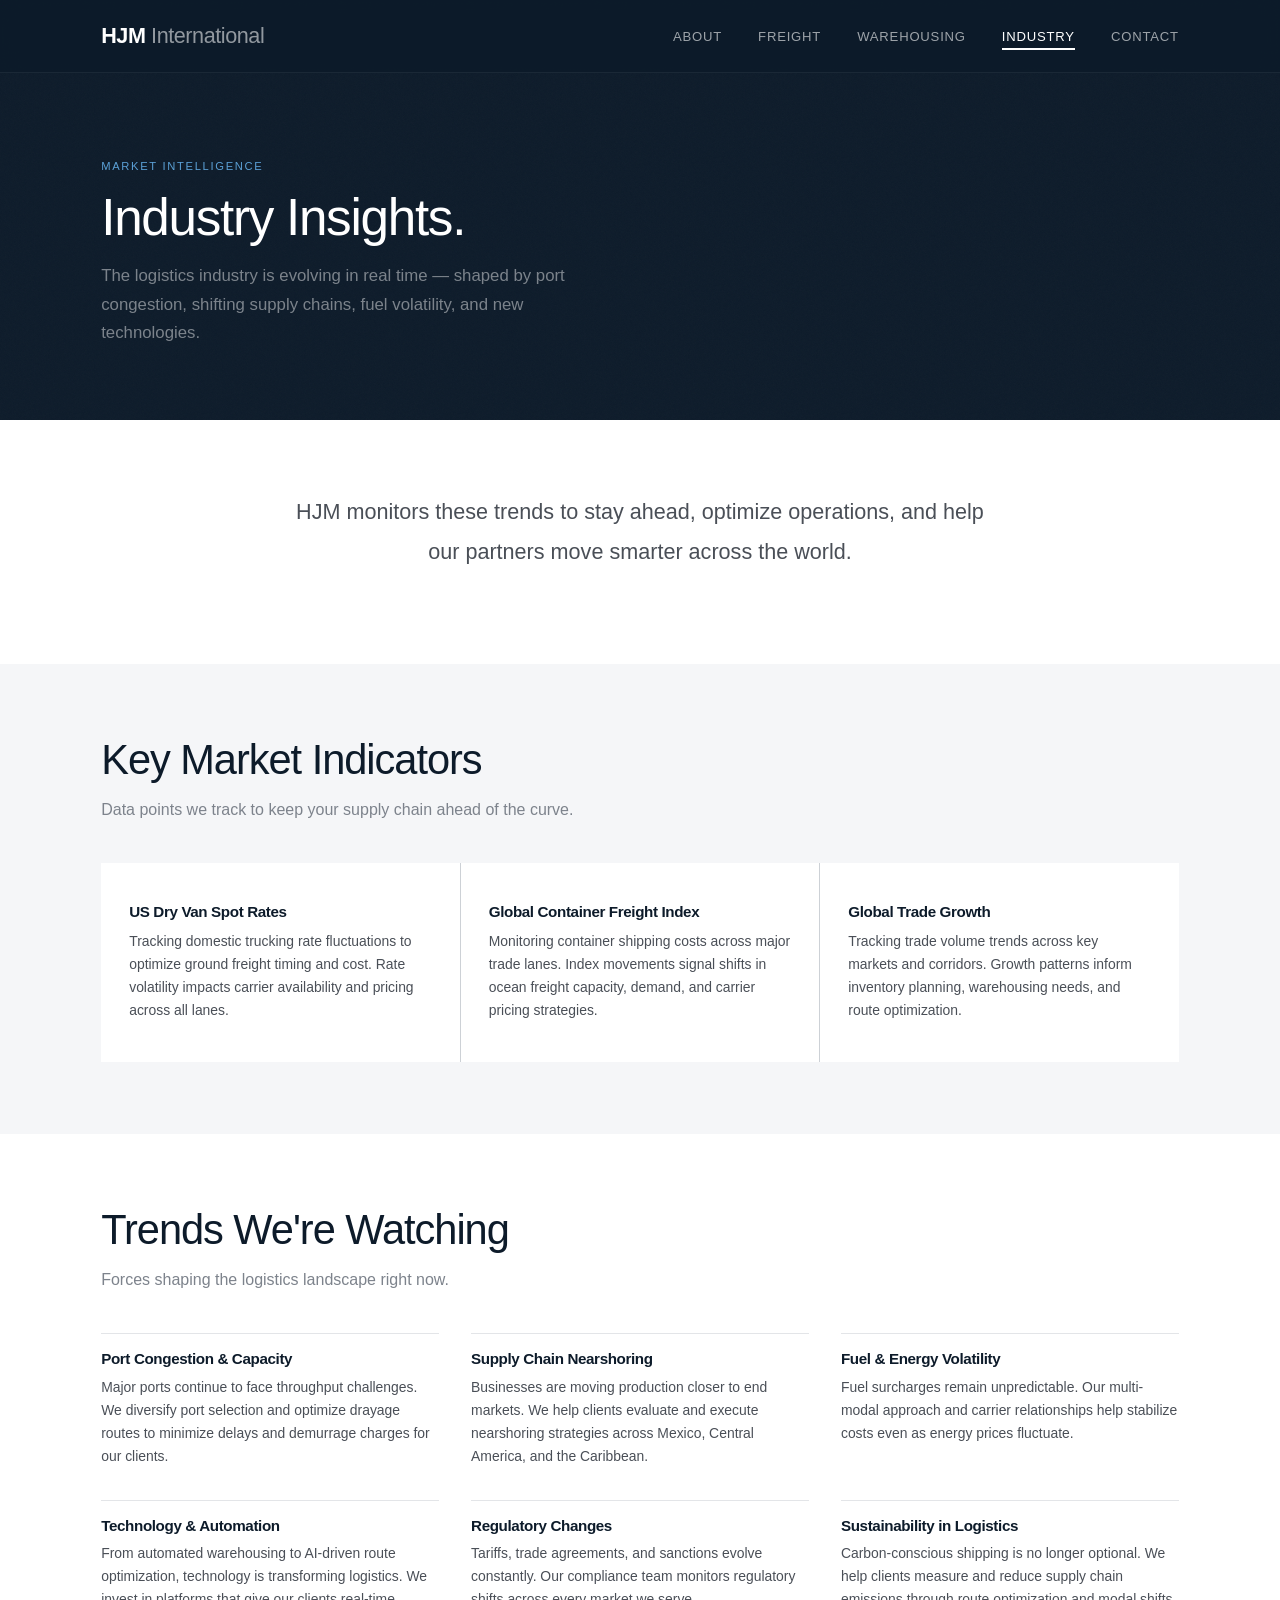
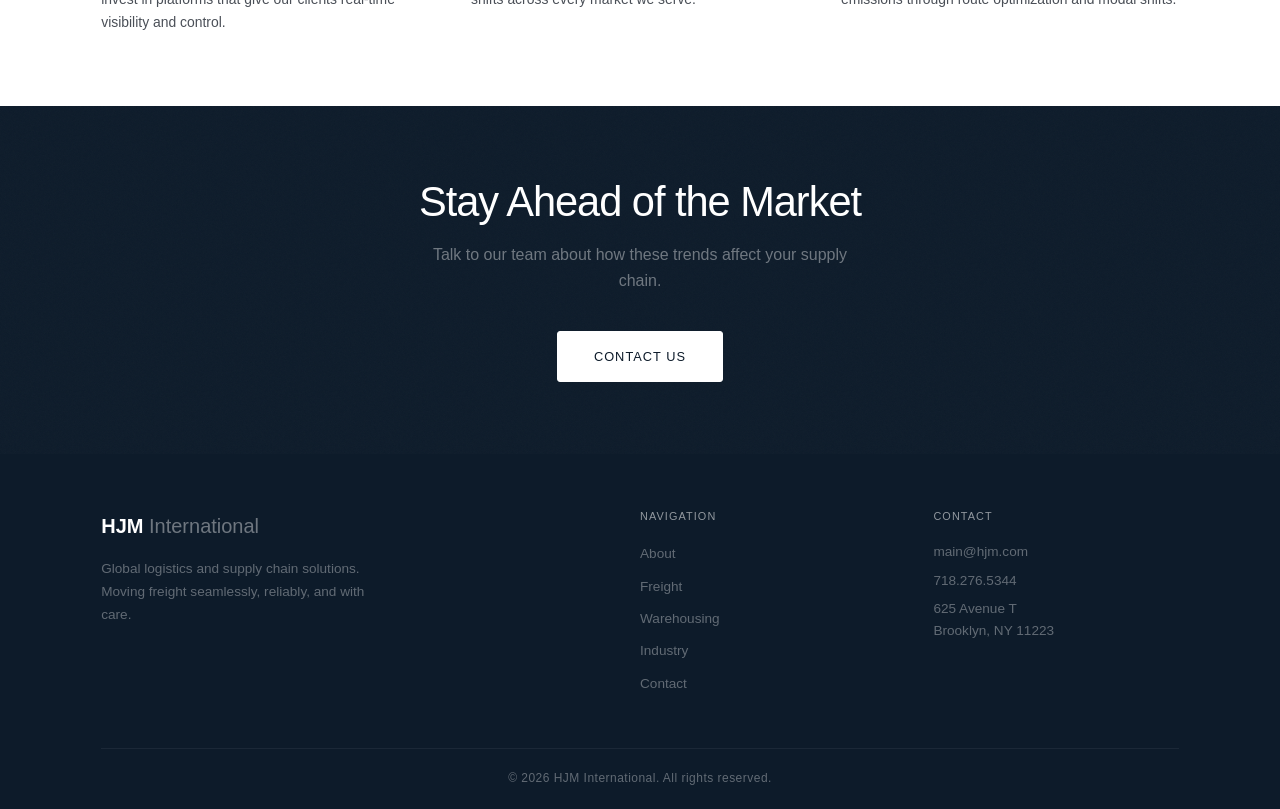
<file: industry.html>
<!DOCTYPE html>
<html lang="en">
<head>
    <meta charset="UTF-8">
    <meta name="viewport" content="width=device-width, initial-scale=1.0">
    <title>Industry | HJM International</title>
    <meta name="description" content="Industry insights, logistics trends, and market intelligence from HJM International.">
    <link rel="stylesheet" href="style.css">
</head>
<body>
    <header class="header header-dark">
        <nav class="nav container">
            <a href="index.html" class="nav-logo">HJM <span>International</span></a>
            <button class="nav-toggle" aria-label="Toggle navigation">
                <span></span>
                <span></span>
                <span></span>
            </button>
            <ul class="nav-menu">
                <li><a href="about.html" class="nav-link">About</a></li>
                <li><a href="freight.html" class="nav-link">Freight</a></li>
                <li><a href="warehousing.html" class="nav-link">Warehousing</a></li>
                <li><a href="industry.html" class="nav-link active">Industry</a></li>
                <li><a href="contact.html" class="nav-link">Contact</a></li>
            </ul>
        </nav>
    </header>

    <main>
        <section class="page-hero">
            <div class="page-hero-bg"></div>
            <div class="container">
                <span class="page-hero-label">Market Intelligence</span>
                <h1>Industry Insights.</h1>
                <p>The logistics industry is evolving in real time &mdash; shaped by port congestion, shifting supply chains, fuel volatility, and new technologies.</p>
            </div>
        </section>

        <section class="intro">
            <div class="container">
                <div class="intro-inner fade-in">
                    <p class="intro-quote">HJM monitors these trends to stay ahead, optimize operations, and help our partners move smarter across the world.</p>
                </div>
            </div>
        </section>

        <section class="section section-light">
            <div class="container">
                <div class="fade-in">
                    <h2 class="section-title">Key Market Indicators</h2>
                    <p class="section-subtitle">Data points we track to keep your supply chain ahead of the curve.</p>
                </div>
                <div class="indicators-grid fade-in">
                    <div class="indicator-card">
                        <div class="indicator-icon">&#128200;</div>
                        <h3>US Dry Van Spot Rates</h3>
                        <p>Tracking domestic trucking rate fluctuations to optimize ground freight timing and cost. Rate volatility impacts carrier availability and pricing across all lanes.</p>
                    </div>
                    <div class="indicator-card">
                        <div class="indicator-icon">&#128674;</div>
                        <h3>Global Container Freight Index</h3>
                        <p>Monitoring container shipping costs across major trade lanes. Index movements signal shifts in ocean freight capacity, demand, and carrier pricing strategies.</p>
                    </div>
                    <div class="indicator-card">
                        <div class="indicator-icon">&#127760;</div>
                        <h3>Global Trade Growth</h3>
                        <p>Tracking trade volume trends across key markets and corridors. Growth patterns inform inventory planning, warehousing needs, and route optimization.</p>
                    </div>
                </div>
            </div>
        </section>

        <section class="section">
            <div class="container">
                <div class="fade-in">
                    <h2 class="section-title">Trends We're Watching</h2>
                    <p class="section-subtitle">Forces shaping the logistics landscape right now.</p>
                </div>
                <div class="trends-grid fade-in">
                    <div class="trend-item">
                        <h3>Port Congestion &amp; Capacity</h3>
                        <p>Major ports continue to face throughput challenges. We diversify port selection and optimize drayage routes to minimize delays and demurrage charges for our clients.</p>
                    </div>
                    <div class="trend-item">
                        <h3>Supply Chain Nearshoring</h3>
                        <p>Businesses are moving production closer to end markets. We help clients evaluate and execute nearshoring strategies across Mexico, Central America, and the Caribbean.</p>
                    </div>
                    <div class="trend-item">
                        <h3>Fuel &amp; Energy Volatility</h3>
                        <p>Fuel surcharges remain unpredictable. Our multi-modal approach and carrier relationships help stabilize costs even as energy prices fluctuate.</p>
                    </div>
                    <div class="trend-item">
                        <h3>Technology &amp; Automation</h3>
                        <p>From automated warehousing to AI-driven route optimization, technology is transforming logistics. We invest in platforms that give our clients real-time visibility and control.</p>
                    </div>
                    <div class="trend-item">
                        <h3>Regulatory Changes</h3>
                        <p>Tariffs, trade agreements, and sanctions evolve constantly. Our compliance team monitors regulatory shifts across every market we serve.</p>
                    </div>
                    <div class="trend-item">
                        <h3>Sustainability in Logistics</h3>
                        <p>Carbon-conscious shipping is no longer optional. We help clients measure and reduce supply chain emissions through route optimization and modal shifts.</p>
                    </div>
                </div>
            </div>
        </section>

        <section class="cta">
            <div class="cta-bg"></div>
            <div class="container">
                <h2 class="fade-in">Stay Ahead of the Market</h2>
                <p class="fade-in">Talk to our team about how these trends affect your supply chain.</p>
                <a href="contact.html" class="btn btn-primary fade-in">Contact Us</a>
            </div>
        </section>
    </main>

    <footer class="footer">
        <div class="container">
            <div class="footer-grid">
                <div class="footer-about">
                    <div class="footer-logo">HJM <span>International</span></div>
                    <p>Global logistics and supply chain solutions. Moving freight seamlessly, reliably, and with care.</p>
                </div>
                <div class="footer-links">
                    <h4>Navigation</h4>
                    <ul>
                        <li><a href="about.html">About</a></li>
                        <li><a href="freight.html">Freight</a></li>
                        <li><a href="https://granthillinginfo.wixsite.com/my-site-2" target="_blank">Warehousing</a></li>
                        <li><a href="industry.html">Industry</a></li>
                        <li><a href="contact.html">Contact</a></li>
                    </ul>
                </div>
                <div class="footer-contact">
                    <h4>Contact</h4>
                    <ul>
                        <li>main@hjm.com</li>
                        <li>718.276.5344</li>
                        <li>625 Avenue T<br>Brooklyn, NY 11223</li>
                    </ul>
                </div>
            </div>
            <div class="footer-bottom">
                <p>&copy; 2026 HJM International. All rights reserved.</p>
            </div>
        </div>
    </footer>

    <script src="main.js"></script>
<script type="module" src="https://static.cloudflareinsights.com/beacon.min.js/v4513226cdae34746b4dedf0b4dfa099e1781791509496" integrity="sha512-ZE9pZaUXND66v380QUtch/5sE9tPFh2zg45pR2PB0CVkCtOREv2AJKkSidISWkysEuQ0EH8faUU5du78bx87UQ==" data-cf-beacon='{"version":"2024.11.0","token":"d9fc9ac74d334c9cb1248f7eec975229","r":1}' crossorigin="anonymous"></script>
</body>
</html>
</file>
<file: style.css>
/* ========================================
   HJM International
   ======================================== */

*, *::before, *::after {
    margin: 0;
    padding: 0;
    box-sizing: border-box;
}

:root {
    --navy: #0d1b2a;
    --navy-mid: #162d50;
    --steel: #2c5f8a;
    --accent: #5ba0d6;
    --accent-muted: #3d7aaa;
    --white: #ffffff;
    --off-white: #f5f6f8;
    --gray-50: #f0f1f3;
    --gray-100: #e3e5e8;
    --gray-200: #cdd1d6;
    --gray-400: #8e949d;
    --gray-600: #5f6670;
    --text: #1c1f24;
    --text-secondary: #4a4f57;
    --text-muted: #7d838c;
    --success: #16a34a;
    --error: #dc2626;
    --radius: 3px;
    --radius-lg: 8px;
    --transition: 0.25s ease;
    --gutter: 4vw;
    --max-width: 1180px;
}

html { scroll-behavior: smooth; }

body {
    font-family: -apple-system, BlinkMacSystemFont, "Segoe UI", Roboto, "Helvetica Neue", Arial, sans-serif;
    color: var(--text);
    line-height: 1.65;
    background: var(--white);
    -webkit-font-smoothing: antialiased;
    overflow-x: hidden;
}

img { max-width: 100%; height: auto; display: block; }
a { color: inherit; text-decoration: none; transition: color var(--transition); }
ul { list-style: none; }

h1, h2, h3, h4 {
    line-height: 1.15;
    font-weight: 500;
    letter-spacing: -0.025em;
}

.container {
    max-width: var(--max-width);
    margin: 0 auto;
    padding: 0 var(--gutter);
}

.section { padding: 72px 0; }
.section-light { background: var(--off-white); }

.section-title {
    font-size: clamp(1.75rem, 3.5vw, 2.6rem);
    color: var(--navy);
    margin-bottom: 12px;
}

.section-subtitle {
    color: var(--text-muted);
    font-size: 1rem;
    margin-bottom: 40px;
    max-width: 480px;
    line-height: 1.7;
}

/* --- Fade-in --- */
.fade-in {
    opacity: 0;
    transform: translateY(20px);
    transition: opacity 0.6s ease, transform 0.6s ease;
}
.fade-in.visible {
    opacity: 1;
    transform: translateY(0);
}

/* ===== HEADER ===== */
.header {
    position: fixed;
    top: 0;
    left: 0;
    right: 0;
    z-index: 1000;
    background: rgba(255,255,255,0.95);
    backdrop-filter: blur(10px);
    -webkit-backdrop-filter: blur(10px);
    transition: background var(--transition), box-shadow var(--transition);
    border-bottom: 1px solid transparent;
}

.header.scrolled {
    border-bottom-color: var(--gray-100);
}

.header.header-dark {
    background: rgba(13, 27, 42, 0.9);
    border-bottom-color: rgba(255,255,255,0.06);
}

.nav {
    display: flex;
    align-items: center;
    justify-content: space-between;
    height: 72px;
}

.nav-logo {
    font-size: 1.35rem;
    font-weight: 600;
    color: var(--navy);
    letter-spacing: -0.02em;
}
.header-dark .nav-logo { color: var(--white); }
.nav-logo span { font-weight: 300; opacity: 0.55; }
.nav-logo:hover { color: var(--navy); }
.header-dark .nav-logo:hover { color: var(--white); }

.nav-menu {
    display: flex;
    gap: 36px;
}

.nav-link {
    color: var(--text-secondary);
    font-weight: 450;
    font-size: 0.82rem;
    text-transform: uppercase;
    letter-spacing: 0.06em;
    padding: 6px 0;
    position: relative;
}
.header-dark .nav-link { color: rgba(255,255,255,0.6); }

.nav-link::after {
    content: "";
    position: absolute;
    bottom: 0;
    left: 0;
    width: 0;
    height: 1.5px;
    background: var(--text);
    transition: width var(--transition);
}
.header-dark .nav-link::after { background: var(--white); }

.nav-link:hover, .nav-link.active { color: var(--navy); }
.header-dark .nav-link:hover,
.header-dark .nav-link.active { color: var(--white); }
.nav-link:hover::after, .nav-link.active::after { width: 100%; }

.nav-toggle {
    display: none;
    flex-direction: column;
    gap: 5px;
    background: none;
    border: none;
    cursor: pointer;
    padding: 4px;
    z-index: 10;
}

.nav-toggle span {
    display: block;
    width: 22px;
    height: 1.5px;
    background: var(--navy);
    transition: var(--transition);
}
.header-dark .nav-toggle span { background: var(--white); }

.nav-toggle.open span:nth-child(1) { transform: translateY(6.5px) rotate(45deg); }
.nav-toggle.open span:nth-child(2) { opacity: 0; }
.nav-toggle.open span:nth-child(3) { transform: translateY(-6.5px) rotate(-45deg); }

/* ===== BUTTONS ===== */
.btn {
    display: inline-block;
    padding: 14px 36px;
    font-size: 0.8rem;
    font-weight: 500;
    text-transform: uppercase;
    letter-spacing: 0.08em;
    border-radius: var(--radius);
    cursor: pointer;
    transition: all var(--transition);
    border: 1.5px solid transparent;
    text-align: center;
}

.btn-primary {
    background: var(--white);
    color: var(--navy);
    border-color: var(--white);
}
.btn-primary:hover {
    background: transparent;
    color: var(--white);
}

.btn-dark {
    background: var(--navy);
    color: var(--white);
    border-color: var(--navy);
}
.btn-dark:hover {
    background: var(--navy-mid);
    border-color: var(--navy-mid);
    color: var(--white);
}

.btn-ghost {
    background: transparent;
    color: rgba(255,255,255,0.7);
    border-color: rgba(255,255,255,0.25);
}
.btn-ghost:hover {
    border-color: rgba(255,255,255,0.6);
    color: var(--white);
}

.btn-full { width: 100%; }

/* ===== HERO ===== */
.hero {
    position: relative;
    min-height: 100vh;
    display: flex;
    align-items: center;
    justify-content: center;
    background: var(--navy);
    overflow: hidden;
}

.hero-bg {
    position: absolute;
    inset: 0;
    background: var(--navy);
}

/* Subtle grain texture via CSS */
.hero-bg::before {
    content: "";
    position: absolute;
    inset: 0;
    opacity: 0.03;
    background-image: url("data:image/svg+xml,%3Csvg viewBox='0 0 256 256' xmlns='http://www.w3.org/2000/svg'%3E%3Cfilter id='noise'%3E%3CfeTurbulence type='fractalNoise' baseFrequency='0.9' numOctaves='4' stitchTiles='stitch'/%3E%3C/filter%3E%3Crect width='100%25' height='100%25' filter='url(%23noise)'/%3E%3C/svg%3E");
    background-size: 128px;
}

.hero-bg::after {
    content: "";
    position: absolute;
    inset: 0;
    background: linear-gradient(160deg, rgba(44,95,138,0.08) 0%, transparent 40%);
}

.hero-content {
    position: relative;
    z-index: 1;
    text-align: left;
    color: var(--white);
    max-width: 720px;
    padding: 0 var(--gutter);
    width: 100%;
    margin-left: max(var(--gutter), calc((100vw - var(--max-width)) / 2));
}

.hero h1 {
    font-size: clamp(2.5rem, 5.5vw, 4rem);
    font-weight: 500;
    line-height: 1.08;
    margin-bottom: 32px;
    letter-spacing: -0.03em;
}

.hero-quote {
    font-size: 1.05rem;
    line-height: 1.8;
    color: rgba(255,255,255,0.5);
    max-width: 540px;
    margin-bottom: 44px;
    font-weight: 300;
}

.hero .btn { margin-right: 12px; margin-bottom: 12px; }

.hero-scroll {
    position: absolute;
    bottom: 36px;
    left: 50%;
    transform: translateX(-50%);
    z-index: 1;
    color: rgba(255,255,255,0.3);
    font-size: 0.65rem;
    text-transform: uppercase;
    letter-spacing: 0.15em;
    display: flex;
    flex-direction: column;
    align-items: center;
    gap: 8px;
}

.hero-scroll-line {
    width: 1px;
    height: 32px;
    background: rgba(255,255,255,0.2);
}

/* ===== PAGE HERO ===== */
.page-hero {
    position: relative;
    padding: 152px 0 72px;
    background: var(--navy);
    overflow: hidden;
}

.page-hero-bg {
    position: absolute;
    inset: 0;
    background: var(--navy);
}

.page-hero-bg::before {
    content: "";
    position: absolute;
    inset: 0;
    opacity: 0.03;
    background-image: url("data:image/svg+xml,%3Csvg viewBox='0 0 256 256' xmlns='http://www.w3.org/2000/svg'%3E%3Cfilter id='noise'%3E%3CfeTurbulence type='fractalNoise' baseFrequency='0.9' numOctaves='4' stitchTiles='stitch'/%3E%3C/filter%3E%3Crect width='100%25' height='100%25' filter='url(%23noise)'/%3E%3C/svg%3E");
    background-size: 128px;
}

.page-hero .container { position: relative; z-index: 1; }

.page-hero-label {
    display: inline-block;
    font-size: 0.7rem;
    text-transform: uppercase;
    letter-spacing: 0.15em;
    color: var(--accent);
    margin-bottom: 14px;
    font-weight: 450;
}

.page-hero h1 {
    font-size: clamp(2rem, 4.5vw, 3.2rem);
    color: var(--white);
    margin-bottom: 14px;
    font-weight: 500;
}

.page-hero p {
    font-size: 1.05rem;
    color: rgba(255,255,255,0.45);
    max-width: 480px;
    font-weight: 300;
    line-height: 1.7;
}

/* ===== INTRO ===== */
.intro { padding: 72px 0; }

.intro-inner {
    max-width: 700px;
    margin: 0 auto;
    text-align: center;
}

.intro-quote {
    font-size: clamp(1.1rem, 2vw, 1.35rem);
    line-height: 1.85;
    color: var(--text-secondary);
    font-weight: 300;
    margin-bottom: 20px;
}

.intro-quote strong {
    font-weight: 550;
    color: var(--navy);
}

.intro-author {
    font-size: 0.78rem;
    text-transform: uppercase;
    letter-spacing: 0.12em;
    color: var(--text-muted);
}

/* ===== STATS ===== */
.stats {
    padding: 72px 0;
    background: var(--navy);
}

.stats-grid {
    display: grid;
    grid-template-columns: repeat(4, 1fr);
    gap: 0;
}

.stat-card {
    text-align: center;
    padding: 28px 16px;
    border-left: 1px solid rgba(255,255,255,0.07);
}
.stat-card:first-child { border-left: none; }

.stat-number {
    font-size: clamp(2.2rem, 3.5vw, 3rem);
    font-weight: 500;
    color: var(--white);
    line-height: 1;
    margin-bottom: 10px;
    letter-spacing: -0.03em;
}

.stat-label {
    font-size: 0.72rem;
    color: rgba(255,255,255,0.35);
    text-transform: uppercase;
    letter-spacing: 0.1em;
}

/* ===== SERVICES GRID ===== */
.services-overview { padding: 72px 0; }
.services-header { margin-bottom: 36px; }

.services-grid {
    display: grid;
    grid-template-columns: repeat(2, 1fr);
    gap: 1px;
    background: var(--gray-100);
}

.service-card {
    background: var(--white);
    padding: 44px 36px;
    transition: background var(--transition);
    position: relative;
}

.service-card:hover { background: var(--off-white); }

.service-card::before {
    content: "";
    position: absolute;
    top: 0;
    left: 36px;
    width: 24px;
    height: 1.5px;
    background: var(--accent-muted);
    transition: width var(--transition);
}
.service-card:hover::before { width: 48px; }

.service-icon {
    display: none; /* replaced by ::before accent line */
}

.service-card .icon-svg {
    width: 28px;
    height: 28px;
    margin-bottom: 20px;
    color: var(--navy);
    opacity: 0.7;
}

.service-card h3 {
    font-size: 1.1rem;
    color: var(--navy);
    margin-bottom: 10px;
    font-weight: 550;
}

.service-card p {
    color: var(--text-secondary);
    font-size: 0.9rem;
    line-height: 1.7;
    margin-bottom: 18px;
}

.card-link {
    font-weight: 500;
    font-size: 0.78rem;
    text-transform: uppercase;
    letter-spacing: 0.06em;
    color: var(--text-muted);
}
.card-link:hover { color: var(--navy); }

/* ===== CTA ===== */
.cta {
    position: relative;
    padding: 72px 0;
    background: var(--navy);
    overflow: hidden;
    text-align: center;
}

.cta-bg {
    position: absolute;
    inset: 0;
    background: var(--navy);
}

.cta-bg::before {
    content: "";
    position: absolute;
    inset: 0;
    opacity: 0.03;
    background-image: url("data:image/svg+xml,%3Csvg viewBox='0 0 256 256' xmlns='http://www.w3.org/2000/svg'%3E%3Cfilter id='noise'%3E%3CfeTurbulence type='fractalNoise' baseFrequency='0.9' numOctaves='4' stitchTiles='stitch'/%3E%3C/filter%3E%3Crect width='100%25' height='100%25' filter='url(%23noise)'/%3E%3C/svg%3E");
    background-size: 128px;
}

.cta .container { position: relative; z-index: 1; }

.cta h2 {
    font-size: clamp(1.8rem, 3.5vw, 2.6rem);
    color: var(--white);
    margin-bottom: 16px;
    font-weight: 500;
}

.cta p {
    font-size: 1rem;
    color: rgba(255,255,255,0.4);
    margin-bottom: 36px;
    max-width: 420px;
    margin-left: auto;
    margin-right: auto;
    font-weight: 300;
}

/* ===== VISION / MISSION ===== */
.vision-section { padding: 72px 0; }

.mission-grid {
    display: grid;
    grid-template-columns: 1fr 1fr;
    gap: 48px;
}

.mission-block {
    padding-top: 20px;
    border-top: 1px solid var(--gray-100);
}

.mission-block h3 {
    font-size: 0.72rem;
    text-transform: uppercase;
    letter-spacing: 0.15em;
    color: var(--text-muted);
    margin-bottom: 14px;
    font-weight: 500;
}

.mission-block p {
    font-size: 1.05rem;
    color: var(--text-secondary);
    line-height: 1.8;
    font-weight: 300;
}

/* ===== ABOUT ===== */
.about-story { padding: 72px 0; }

.about-content {
    display: grid;
    grid-template-columns: 1.2fr 0.8fr;
    gap: 64px;
    align-items: start;
}

.about-label {
    font-size: 0.7rem;
    text-transform: uppercase;
    letter-spacing: 0.15em;
    color: var(--text-muted);
    margin-bottom: 16px;
    display: block;
    font-weight: 500;
}

.about-content h2 {
    font-size: clamp(1.6rem, 2.5vw, 2.2rem);
    color: var(--navy);
    margin-bottom: 24px;
}

.about-text p {
    color: var(--text-secondary);
    font-size: 0.97rem;
    margin-bottom: 18px;
    line-height: 1.8;
    font-weight: 300;
}

.about-image {
    background: var(--gray-50);
    height: 380px;
    display: flex;
    align-items: center;
    justify-content: center;
    color: var(--text-muted);
    font-size: 0.85rem;
    border: 1px solid var(--gray-100);
}

.mission-section {
    padding: 72px 0;
    background: var(--off-white);
}

/* ===== VALUE CARDS ===== */
.values-grid {
    display: grid;
    grid-template-columns: repeat(4, 1fr);
    gap: 1px;
    background: var(--gray-100);
}

.value-card {
    background: var(--white);
    padding: 36px 24px;
}

.value-icon { display: none; }

.value-card h3 {
    font-size: 0.95rem;
    color: var(--navy);
    margin-bottom: 10px;
    font-weight: 550;
}

.value-card p {
    color: var(--text-secondary);
    font-size: 0.87rem;
    line-height: 1.65;
    font-weight: 300;
}

/* ===== REACH / WHY ===== */
.reach-grid {
    display: grid;
    grid-template-columns: repeat(3, 1fr);
    gap: 28px;
}

.reach-item {
    padding: 24px 0;
    border-top: 1px solid var(--gray-100);
}

.reach-item h3 {
    color: var(--navy);
    margin-bottom: 8px;
    font-size: 1rem;
    font-weight: 550;
}

.reach-item p {
    color: var(--text-secondary);
    font-size: 0.87rem;
    line-height: 1.65;
    font-weight: 300;
}

.why-grid {
    display: grid;
    grid-template-columns: repeat(2, 1fr);
    gap: 40px;
}

.why-item {
    padding-left: 20px;
    border-left: 1.5px solid var(--gray-200);
}

.why-item h3 {
    color: var(--navy);
    margin-bottom: 8px;
    font-size: 1rem;
    font-weight: 550;
}

.why-item p {
    color: var(--text-secondary);
    font-size: 0.9rem;
    line-height: 1.65;
    font-weight: 300;
}

/* ===== FREIGHT ===== */
.freight-feature { max-width: 680px; }

.freight-desc {
    color: var(--text-secondary);
    font-size: 1.02rem;
    line-height: 1.8;
    font-weight: 300;
}

.transport-grid {
    display: grid;
    grid-template-columns: repeat(3, 1fr);
    gap: 1px;
    background: var(--gray-100);
}

.transport-card {
    background: var(--white);
    padding: 40px 28px;
}

.transport-icon { display: none; }

.transport-card h3 {
    font-size: 1rem;
    color: var(--navy);
    margin-bottom: 10px;
    font-weight: 550;
}

.transport-card p {
    color: var(--text-secondary);
    font-size: 0.87rem;
    line-height: 1.65;
    font-weight: 300;
}

.cert-grid {
    display: flex;
    justify-content: center;
    gap: 20px;
    flex-wrap: wrap;
}

.cert-item {
    border: 1px solid var(--gray-200);
    padding: 14px 28px;
    font-weight: 550;
    font-size: 0.85rem;
    color: var(--navy);
    letter-spacing: 0.04em;
}

/* ===== WAREHOUSING ===== */
.facilities-grid {
    display: grid;
    grid-template-columns: 1fr 1fr;
    gap: 24px;
}

.facility-card {
    border: 1px solid var(--gray-100);
    padding: 36px;
}

.facility-card h3 {
    font-size: 1.15rem;
    color: var(--navy);
    margin-bottom: 20px;
    font-weight: 550;
}

.facility-stats {
    display: flex;
    gap: 28px;
    margin-bottom: 20px;
    padding-bottom: 20px;
    border-bottom: 1px solid var(--gray-100);
}

.facility-stat { display: flex; flex-direction: column; }

.facility-stat strong {
    font-size: 1.25rem;
    color: var(--navy);
    font-weight: 600;
    line-height: 1;
    margin-bottom: 3px;
}

.facility-stat span {
    font-size: 0.68rem;
    text-transform: uppercase;
    letter-spacing: 0.08em;
    color: var(--text-muted);
}

.facility-card > p {
    color: var(--text-secondary);
    font-size: 0.9rem;
    line-height: 1.65;
    font-weight: 300;
}

/* ===== INDUSTRY ===== */
.indicators-grid {
    display: grid;
    grid-template-columns: repeat(3, 1fr);
    gap: 1px;
    background: var(--gray-200);
}

.indicator-card {
    background: var(--white);
    padding: 40px 28px;
}

.indicator-icon { display: none; }

.indicator-card h3 {
    font-size: 0.95rem;
    color: var(--navy);
    margin-bottom: 10px;
    font-weight: 550;
}

.indicator-card p {
    color: var(--text-secondary);
    font-size: 0.87rem;
    line-height: 1.65;
    font-weight: 300;
}

.trends-grid {
    display: grid;
    grid-template-columns: repeat(3, 1fr);
    gap: 32px;
}

.trend-item {
    padding-top: 16px;
    border-top: 1px solid var(--gray-100);
}

.trend-item h3 {
    color: var(--navy);
    margin-bottom: 8px;
    font-size: 0.95rem;
    font-weight: 550;
}

.trend-item p {
    color: var(--text-secondary);
    font-size: 0.87rem;
    line-height: 1.65;
    font-weight: 300;
}

/* ===== PROCESS ===== */
.process-grid {
    display: grid;
    grid-template-columns: repeat(4, 1fr);
    gap: 1px;
    background: var(--gray-100);
}

.process-step {
    background: var(--white);
    padding: 40px 24px;
}

.step-number {
    font-size: 2rem;
    font-weight: 500;
    color: var(--navy);
    margin-bottom: 14px;
    opacity: 0.12;
    line-height: 1;
}

.process-step h3 {
    color: var(--navy);
    margin-bottom: 10px;
    font-size: 0.95rem;
    font-weight: 550;
}

.process-step p {
    color: var(--text-secondary);
    font-size: 0.87rem;
    line-height: 1.6;
    font-weight: 300;
}

/* ===== SERVICE DETAIL ===== */
.service-detail { padding: 72px 0; }

.service-detail-content {
    display: grid;
    grid-template-columns: 1fr;
    gap: 0;
    align-items: start;
}

.service-detail-icon { display: none; }

.service-detail-text h2 {
    font-size: 1.5rem;
    color: var(--navy);
    margin-bottom: 14px;
    font-weight: 550;
}

.service-detail-text > p {
    color: var(--text-secondary);
    font-size: 0.97rem;
    margin-bottom: 24px;
    line-height: 1.8;
    font-weight: 300;
    max-width: 620px;
}

.service-list {
    display: grid;
    grid-template-columns: 1fr 1fr;
    gap: 2px 28px;
}

.service-list li {
    padding: 8px 0 8px 20px;
    position: relative;
    color: var(--text);
    font-size: 0.9rem;
}

.service-list li::before {
    content: "";
    position: absolute;
    left: 0;
    top: 16px;
    width: 6px;
    height: 1.5px;
    background: var(--text-muted);
}

.service-divider {
    border: none;
    height: 1px;
    background: var(--gray-100);
    margin: 0;
}

/* ===== CONTACT ===== */
.contact-grid {
    display: grid;
    grid-template-columns: 0.8fr 1.2fr;
    gap: 64px;
    align-items: start;
}

.contact-info h2,
.contact-form-wrapper h2 {
    font-size: 1.3rem;
    color: var(--navy);
    margin-bottom: 16px;
    font-weight: 550;
}

.contact-info > p {
    color: var(--text-secondary);
    margin-bottom: 36px;
    font-size: 0.97rem;
    font-weight: 300;
    line-height: 1.7;
}

.contact-item {
    display: flex;
    gap: 16px;
    margin-bottom: 28px;
    align-items: flex-start;
}

.contact-icon {
    display: none;
}

.contact-item h3 {
    font-size: 0.68rem;
    text-transform: uppercase;
    letter-spacing: 0.1em;
    color: var(--text-muted);
    margin-bottom: 4px;
    font-weight: 500;
}

.contact-item p {
    color: var(--text);
    font-size: 0.9rem;
    line-height: 1.65;
}

.contact-item a { color: var(--text); }
.contact-item a:hover { color: var(--accent-muted); }

/* ===== FORM ===== */
.contact-form-wrapper {
    background: var(--off-white);
    padding: 40px;
    border: 1px solid var(--gray-100);
}

.form-group { margin-bottom: 22px; }

.form-group label {
    display: block;
    font-weight: 450;
    font-size: 0.7rem;
    text-transform: uppercase;
    letter-spacing: 0.08em;
    color: var(--text-muted);
    margin-bottom: 6px;
}

.required { color: var(--error); }

.form-group input,
.form-group textarea {
    width: 100%;
    padding: 12px 0;
    border: none;
    border-bottom: 1px solid var(--gray-200);
    border-radius: 0;
    font-size: 0.95rem;
    font-family: inherit;
    color: var(--text);
    background: transparent;
    transition: border-color var(--transition);
}

.form-group input:focus,
.form-group textarea:focus {
    outline: none;
    border-bottom-color: var(--navy);
}

.form-group input::placeholder,
.form-group textarea::placeholder {
    color: var(--gray-400);
}

.form-group textarea {
    resize: vertical;
    min-height: 100px;
}

.form-status {
    margin-top: 14px;
    font-size: 0.85rem;
    font-weight: 450;
}
.form-status.success { color: var(--success); }
.form-status.error { color: var(--error); }
.form-status.sending { color: var(--steel); }

/* ===== FOOTER ===== */
.footer {
    background: var(--navy);
    color: rgba(255,255,255,0.35);
    padding: 56px 0 0;
}

.footer-grid {
    display: grid;
    grid-template-columns: 2fr 1fr 1fr;
    gap: 48px;
    padding-bottom: 48px;
}

.footer-logo {
    font-size: 1.25rem;
    font-weight: 600;
    color: var(--white);
    margin-bottom: 14px;
}
.footer-logo span { font-weight: 300; opacity: 0.4; }

.footer-about p {
    font-size: 0.85rem;
    line-height: 1.7;
    max-width: 280px;
}

.footer h4 {
    color: rgba(255,255,255,0.55);
    font-size: 0.68rem;
    text-transform: uppercase;
    letter-spacing: 0.1em;
    margin-bottom: 16px;
    font-weight: 500;
}

.footer-links a {
    color: rgba(255,255,255,0.35);
    font-size: 0.85rem;
    display: block;
    padding: 5px 0;
    transition: color var(--transition);
}
.footer-links a:hover { color: rgba(255,255,255,0.8); }

.footer-contact li {
    font-size: 0.85rem;
    padding: 3px 0;
    line-height: 1.65;
}

.footer-bottom {
    border-top: 1px solid rgba(255,255,255,0.06);
    padding: 20px 0;
    text-align: center;
    font-size: 0.75rem;
    letter-spacing: 0.04em;
}

/* ========================================
   RESPONSIVE
   ======================================== */

@media (max-width: 992px) {
    .stats-grid { grid-template-columns: repeat(2, 1fr); }
    .stat-card { border-left: none; border-bottom: 1px solid rgba(255,255,255,0.07); }
    .reach-grid { grid-template-columns: repeat(2, 1fr); }
    .process-grid { grid-template-columns: repeat(2, 1fr); }
    .values-grid { grid-template-columns: repeat(2, 1fr); }
    .about-content { grid-template-columns: 1fr; gap: 36px; }
    .about-image { height: 260px; }
    .footer-grid { grid-template-columns: 1fr 1fr; }
    .footer-about { grid-column: 1 / -1; }
    .service-list { grid-template-columns: 1fr; }
    .transport-grid { grid-template-columns: 1fr; }
    .indicators-grid { grid-template-columns: 1fr; }
    .trends-grid { grid-template-columns: repeat(2, 1fr); }
    .facilities-grid { grid-template-columns: 1fr; }
    .facility-stats { flex-wrap: wrap; gap: 16px; }
}

@media (max-width: 768px) {
    :root { --gutter: 6vw; }

    .nav-toggle { display: flex; }

    .nav-menu {
        position: fixed;
        top: 0; left: 0; right: 0; bottom: 0;
        background: var(--white);
        flex-direction: column;
        align-items: center;
        justify-content: center;
        gap: 0;
        opacity: 0;
        pointer-events: none;
        transition: opacity var(--transition);
    }
    .nav-menu.open { opacity: 1; pointer-events: all; }
    .nav-menu .nav-link { font-size: 1.1rem; padding: 14px 0; color: var(--navy); }
    .nav-link::after { display: none; }

    .hero { min-height: 85vh; }
    .hero h1 { font-size: clamp(2rem, 8vw, 2.8rem); }
    .hero-content { margin-left: 0; text-align: center; }
    .hero-quote { margin-left: auto; margin-right: auto; }
    .hero-scroll { display: none; }

    .page-hero { padding: 112px 0 56px; }
    .section { padding: 56px 0; }
    .intro { padding: 56px 0; }

    .services-grid { grid-template-columns: 1fr; }
    .values-grid { grid-template-columns: 1fr; }
    .why-grid { grid-template-columns: 1fr; }
    .mission-grid { grid-template-columns: 1fr; gap: 32px; }

    .contact-grid { grid-template-columns: 1fr; gap: 40px; }
    .contact-form-wrapper { padding: 28px 20px; }

    .footer-grid { grid-template-columns: 1fr; gap: 28px; }
    .trends-grid { grid-template-columns: 1fr; }
}

@media (max-width: 480px) {
    .hero h1 { font-size: 1.7rem; }
    .btn { padding: 12px 24px; font-size: 0.78rem; }
    .stats-grid { grid-template-columns: 1fr 1fr; }
    .reach-grid { grid-template-columns: 1fr; }
    .process-grid { grid-template-columns: 1fr; }
    .values-grid { grid-template-columns: 1fr; }
}
</file>
